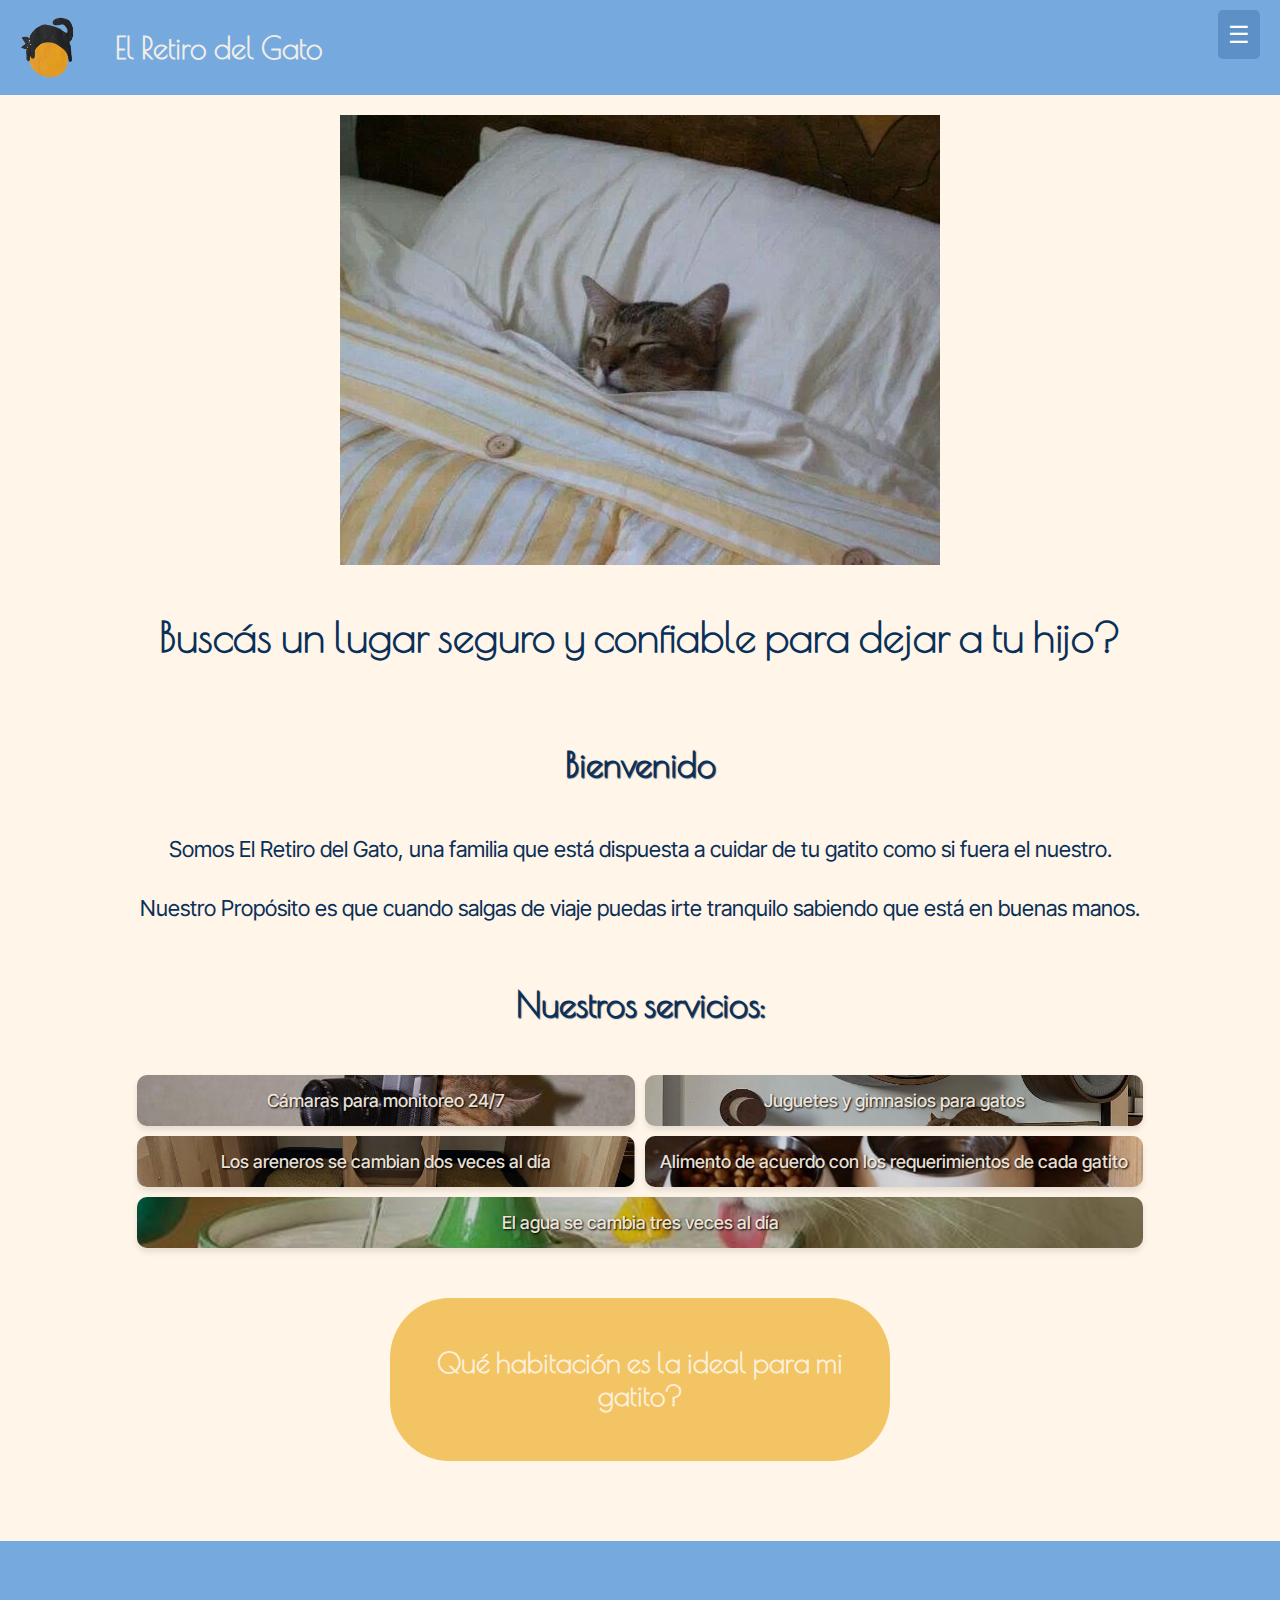
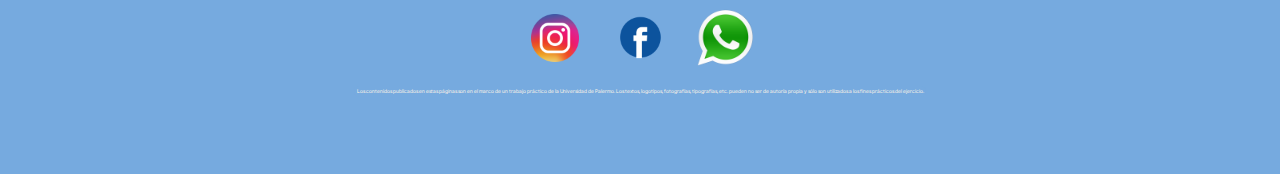
<file: index.html>
<!DOCTYPE html>
<html lang="es">
    <head>
        <meta charset="UTF-8">
        <title>El Retiro del Gato</title>
        <link href="css/estilos.css" rel="stylesheet">
        <meta name="viewport" content="width=device-width,initial-scale=1, shrink-to-fit=no"/>
      
    </head>
    <body>
        <header class="encabezado">
        <div class="logoytitulo">
            <img src="imagenes/logo.png" alt="Logo" class="logo">
            <h1 class="titulo">El Retiro del Gato</h1>
        </div>
            <input type="checkbox" id="menu-toggle">
            <label for="menu-toggle" class="menu-icon">☰</label>
        <nav class="menu">
                <ul class="menu1">

                    <li><a href="index.html">Inicio</a></li>
                    <li><a href="requisitos.html">Requisitos</a></li>
                    <li><a href="habitaciones.html">Habitaciones</a></li>
                    <li><a href="quienes_cuidaran_a_tu_gatito.html">¿Quiénes cuidarán a tu gatito?</a></li>
                    <li><a href="fotos_de_los_gatitos.html">Fotos de los gatitos</a></li>
                    <li><a href="reservaciones.html">Reservaciones</a></li>
                </ul>
            
         </nav>
        </header>
        <main>
            <div class="gatitodurmiendo"> 
                <img src="imagenes/fotoinicio.jpg" alt="Gatito durmiendo">
            </div>
            <h1>Buscás un lugar seguro y confiable para dejar a tu hijo?</h1>
            <section>
                
                <article>
                    <h2>Bienvenido</h2> 
                    <p>Somos El Retiro del Gato, una familia que está dispuesta a cuidar de tu gatito como si fuera el nuestro.</p>
                </article>
                <article>
                    <p>Nuestro Propósito es que cuando salgas de viaje puedas irte tranquilo sabiendo que está en buenas manos.</p> 
                </article>
            </section>
            <section>
                
                    <h2>Nuestros servicios:</h2> 
                <div class="servicios">
                    
                    <div class="servicio">
                        <p>Cámaras para monitoreo 24/7</p>
                    </div>
                    <div class="servicio">
                        <p>Juguetes y gimnasios para gatos</p>
                    </div>
                    <div class="servicio">    
                        <p>Los areneros se cambian dos veces al día</p>
                    </div>
                    <div class="servicio">
                        <p>Alimento de acuerdo con los requerimientos de cada        gatito</p>
                    </div>
                    <div class="servicio">
                     <p>El agua se cambia tres veces al día</p>
                    </div>
                    
                </article>
            </section>
            <section>
                <article class="cuestionario">
                    <h3 class="botoncuestionario"> Qué habitación es la ideal para mi gatito?</h3>
                </article>
            </section>
        </main>
        <footer>
        <div class="footerimg">
           
            <a href="http://www.instagram.com"></a> 
            <img src="imagenes/instagram-logo.webp" alt="logo de instagram">
            
            <a href="http://www.facebook.com"></a>
            <img src="imagenes/facebook-logo.webp" alt="logo de facebook">
            
            <a href="http://www.whatsapp.com"></a>
            <img src="imagenes/whatsapplogo.webp" alt="logo de whatsapp">
            <p>Los contenidos publicados en estas páginas son en el marco de un trabajo práctico de la Universidad de Palermo. Los textos, logotipos, fotografías, tipografías, etc. pueden no ser de autoría propia y sólo son utilizados a los fines prácticos del ejercicio.</p>
        </div>
        </footer>
    </body>
</html>
</file>
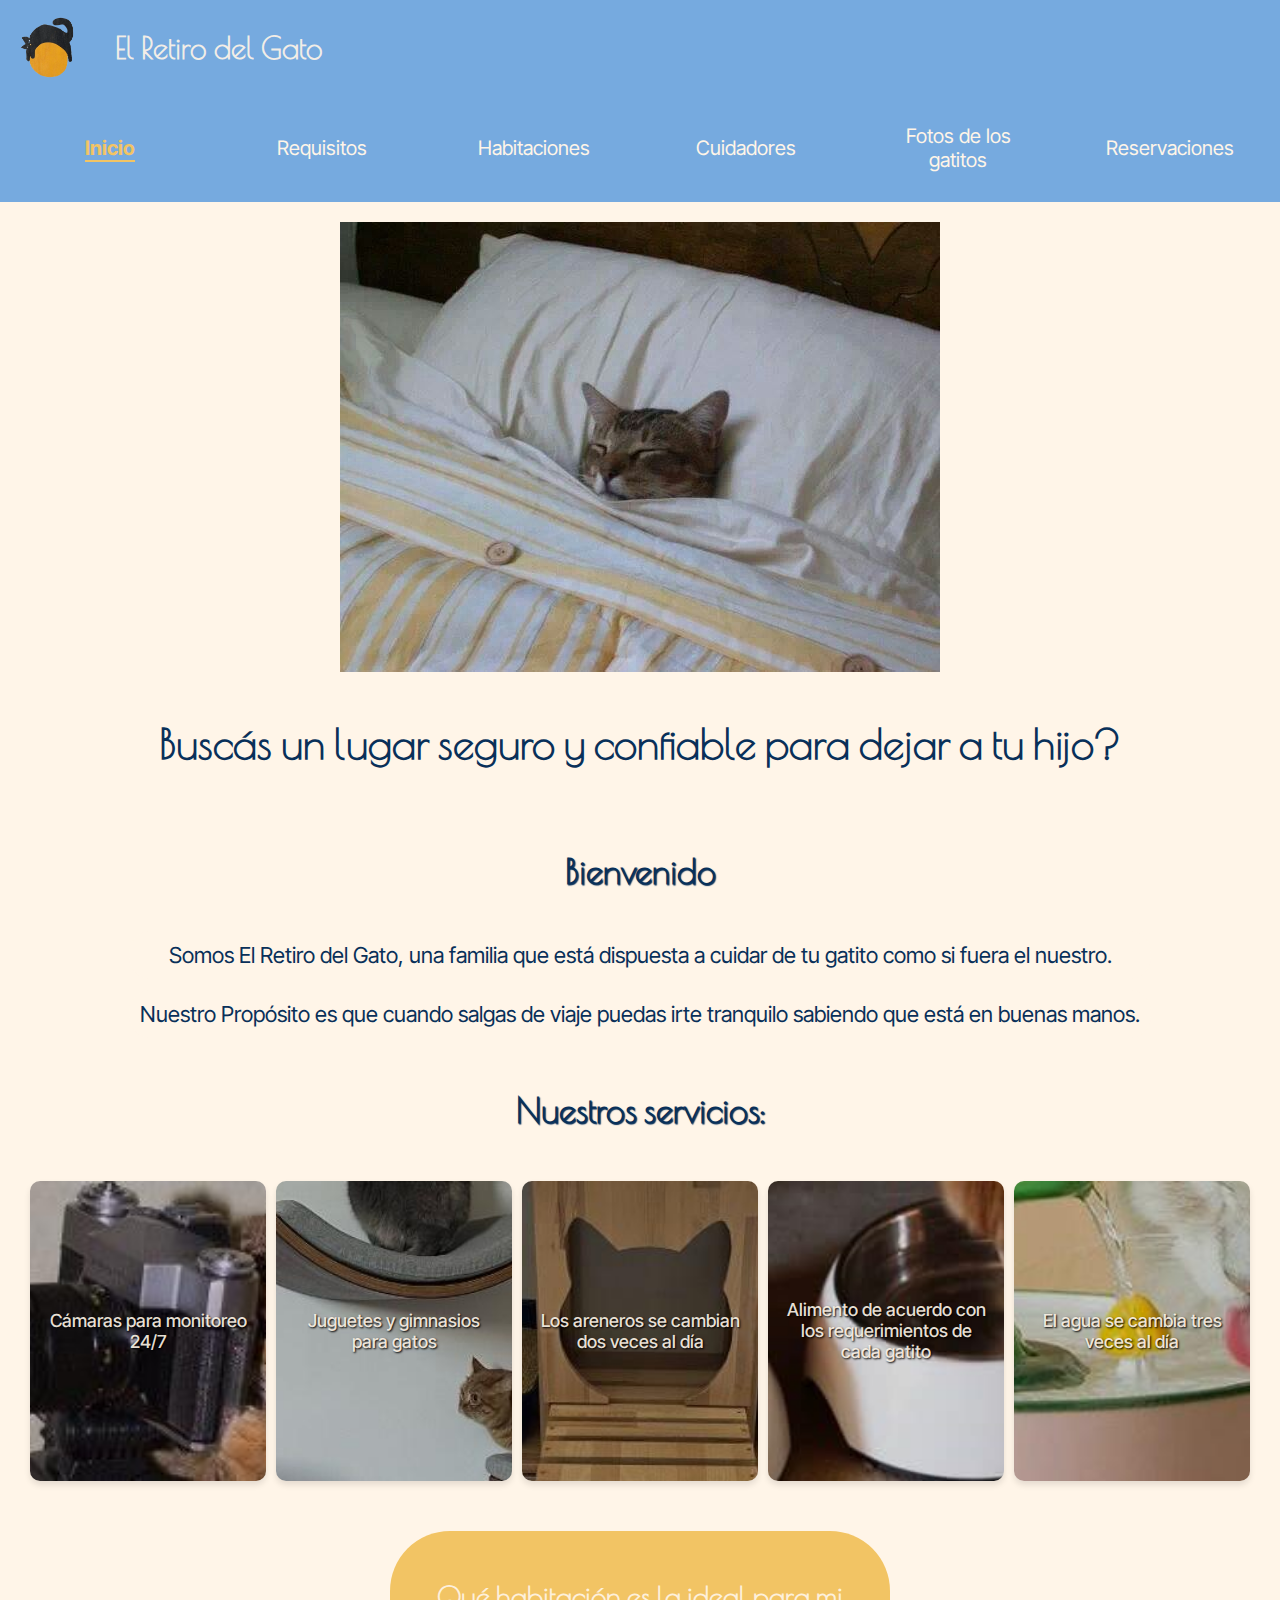
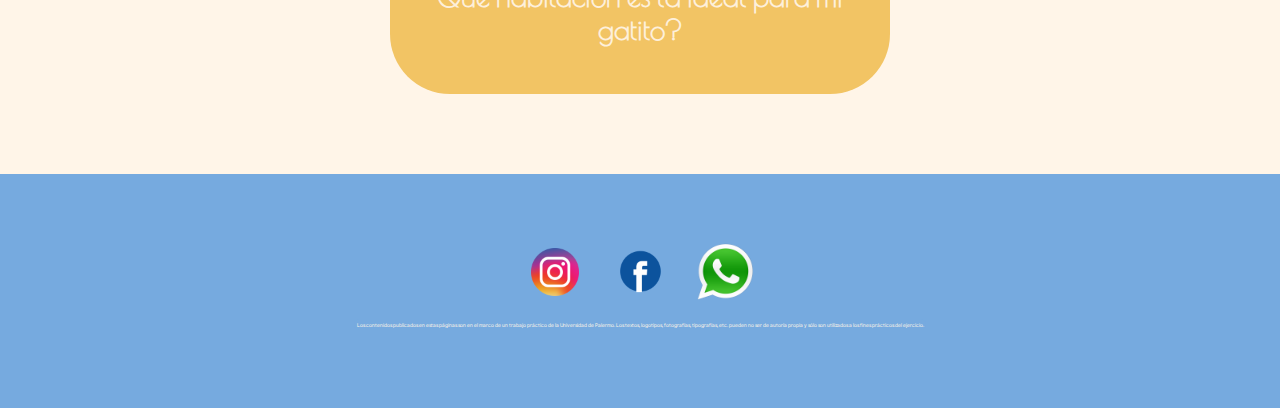
<file: el_retiro_del_gato/index.html>
<!DOCTYPE html>
<html lang="es">
    <head>
        <meta charset="UTF-8">
        <title>El Retiro del Gato</title>
        <link href="css/estilos.css" rel="stylesheet">
        <meta name="viewport" content="width=device-width,initial-scale=1, shrink-to-fit=no"/>
      
    </head>
    <body>
        <header class="encabezado">
        <div class="logoytitulo">
            <img src="imagenes/logo.png" alt="Logo" class="logo">
            <h1 class="titulo">El Retiro del Gato</h1>
        </div>
            <input type="checkbox" id="menu-toggle">
            <label for="menu-toggle" class="menu-icon">☰</label>
        <nav class="menu">
                <ul class="menu1">

                    <li><a href="index.html" class="active">Inicio</a></li>
                    <li><a href="requisitos.html">Requisitos</a></li>
                    <li><a href="habitaciones.html">Habitaciones</a></li>
                    <li><a href="cuidadores.html">Cuidadores</a></li>
                    <li><a href="fotos_de_los_gatitos.html">Fotos de los gatitos</a></li>
                    <li><a href="reservaciones.html">Reservaciones</a></li>
                </ul>
            
         </nav>
        </header>
        <main>
            <div class="gatitodurmiendo"> 
                <img src="imagenes/fotoinicio.jpg" alt="Gatito durmiendo">
            </div>
            <h1>Buscás un lugar seguro y confiable para dejar a tu hijo?</h1>
            <section>
                
                <article>
                    <h2>Bienvenido</h2> 
                    <p>Somos El Retiro del Gato, una familia que está dispuesta a cuidar de tu gatito como si fuera el nuestro.</p>
                </article>
                <article>
                    <p>Nuestro Propósito es que cuando salgas de viaje puedas irte tranquilo sabiendo que está en buenas manos.</p> 
                </article>
            </section>
            <section>
                
                    <h2>Nuestros servicios:</h2> 
                <div class="servicios">
                    
                    <div class="servicio">
                        <p>Cámaras para monitoreo 24/7</p>
                    </div>
                    <div class="servicio">
                        <p>Juguetes y gimnasios para gatos</p>
                    </div>
                    <div class="servicio">    
                        <p>Los areneros se cambian dos veces al día</p>
                    </div>
                    <div class="servicio">
                        <p>Alimento de acuerdo con los requerimientos de cada        gatito</p>
                    </div>
                    <div class="servicio">
                     <p>El agua se cambia tres veces al día</p>
                    </div>
                    
                </article>
            </section>
            <section>
                <article class="cuestionario">
                    <h3 class="botoncuestionario"> Qué habitación es la ideal para mi gatito?</h3>
                </article>
            </section>
        </main>
        <footer>
        <div class="footerimg">
           
            <a href="http://www.instagram.com"></a> 
            <img src="imagenes/instagram-logo.webp" alt="logo de instagram">
            
            <a href="http://www.facebook.com"></a>
            <img src="imagenes/facebook-logo.webp" alt="logo de facebook">
            
            <a href="http://www.whatsapp.com"></a>
            <img src="imagenes/whatsapplogo.webp" alt="logo de whatsapp">
            <p>Los contenidos publicados en estas páginas son en el marco de un trabajo práctico de la Universidad de Palermo. Los textos, logotipos, fotografías, tipografías, etc. pueden no ser de autoría propia y sólo son utilizados a los fines prácticos del ejercicio.</p>
        </div>
        </footer>
    </body>
</html>
</file>
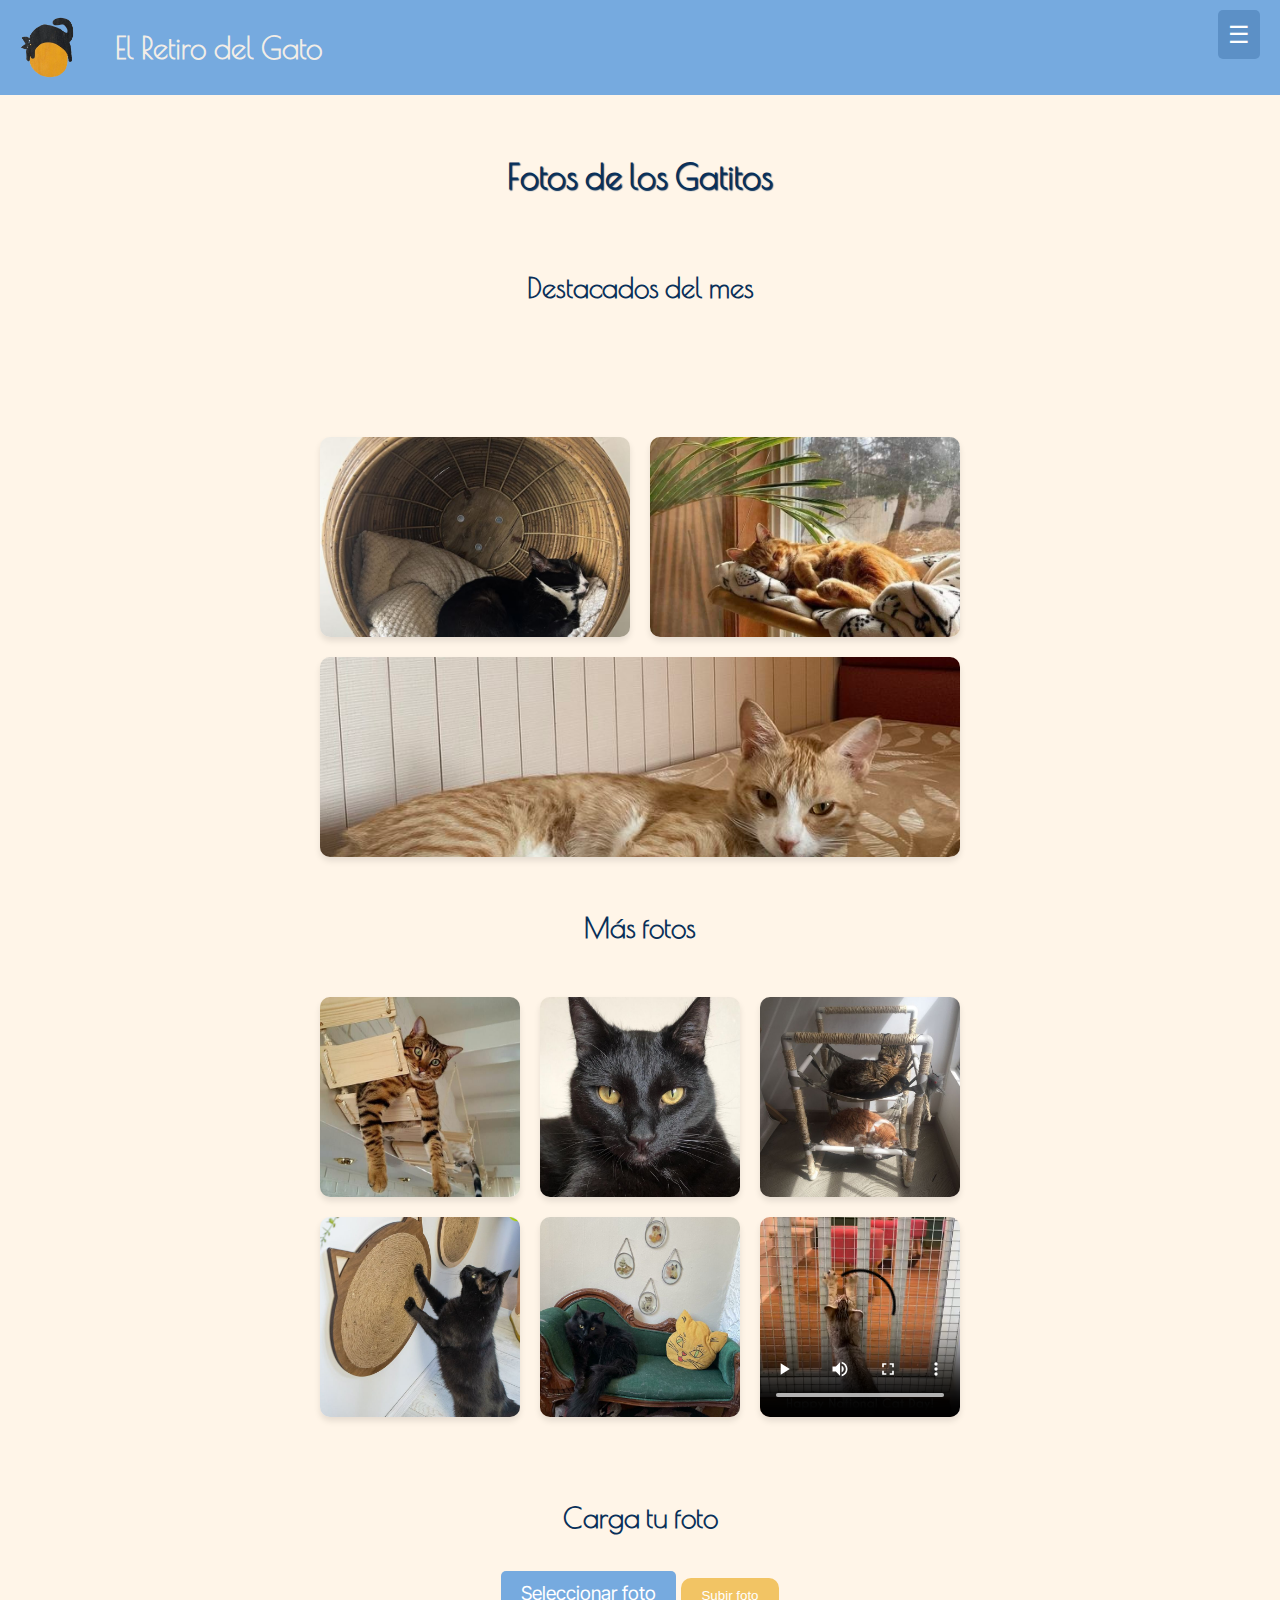
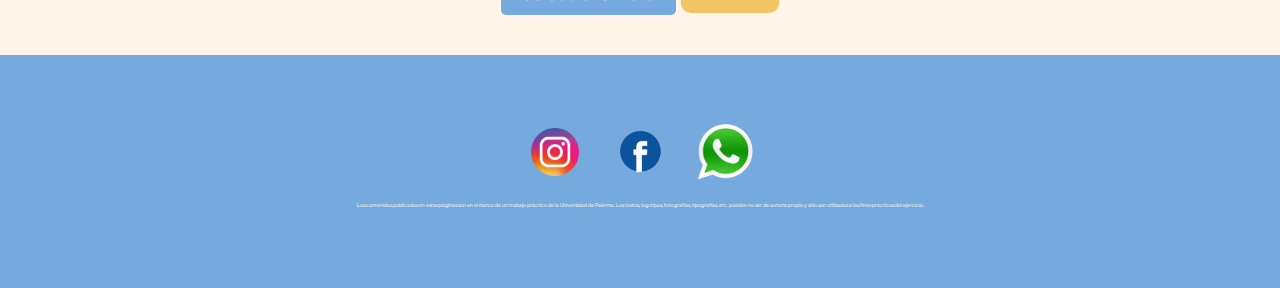
<file: fotos_de_los_gatitos.html>
<!DOCTYPE html>
<html lang="es">
    <head>
        <meta charset="UTF-8">
        <title>El Retiro del Gato</title>
        <link href="css/estilos.css" rel="stylesheet">
        <meta name="viewport" content="width=device-width,initial-scale=1, shrink-to-fit=no"/>
    </head>
    <body>
        <header class="encabezado">
        <div class="logoytitulo">
            <img src="imagenes/logo.png" alt="Logo" class="logo">
            <h1 class="titulo">El Retiro del Gato</h1>
        </div>
            
            <input type="checkbox" id="menu-toggle">
            <label for="menu-toggle" class="menu-icon">
                ☰
            </label>
            <nav class="menu">
         
                <ul class="menu1">
                    <li><a href="index.html">Inicio</a></li>
                    <li><a href="requisitos.html">Requisitos</a></li>
                    <li><a href="habitaciones.html">Habitaciones</a></li>
                    <li><a href="quienes_cuidaran_a_tu_gatito.html">¿Quiénes cuidarán a tu gatito?</a></li>
                    <li><a href="fotos_de_los_gatitos.html">Fotos de los gatitos</a></li>
                    <li><a href="reservaciones.html">Reservaciones</a></li>
                </ul>
            
         </nav>
        </header>
        <main>
            <h2>Fotos de los Gatitos</h2>

            <h3>Destacados del mes</h3>

        <section id="destacados" class="secciondestacados">
                
        <div class="framefotos1">
          
                <img src="imagenes/gatitos.jpg" alt="Palta" class="fotosimg"> 
                <img src="imagenes/gatitos.leon.jpg" alt="Leon" class="fotosimg">
                <img src="imagenes/gatitos.manchi.jpg" alt="Manchi" class="fotosimg">
           
        </div>

            <h3>Más fotos</h3>
            <div class="framefotos2">

                <img src="imagenes/gatitos.tiger.jpg" alt="Palta" class="fotosimg">
                <img src="imagenes/gatitos.lucifer.jpg" alt="Lucifer" class="fotosimg">
                <img src="imagenes/gatitos.masfotos.jpg" alt="Sol y Luna" class="fotosimg">
                <img src="imagenes/gatitos.masfotos2.jpg" alt="Lucifer2" class="fotosimg">
                <img src="imagenes/gatitos.masfotos3.jpg" alt="Hades" class="fotosimg">
                <video controls width="600">
                    <source src="imagenes/gatitos.video1.mp4" type="video/mp4">
                    Tu navegador no soporta la reproducción de videos.
                </video>  
            </div>
        </section>
          
            <h3>Carga tu foto</h3>
            <form action="subir_foto.php" method="post" enctype="multipart/form-data">
                <label for="archivo" class="boton-cargar">Seleccionar foto</label>
                <input type="file" id="archivo" name="archivo" accept="image/*" style="display: none;">
                <button type="submit" class="boton-enviar">Subir foto</button>
            </form>

        </main>
        <footer>
         <div class="footerimg">
            <a href="http://www.instagram.com"></a> 
            <img src="imagenes/instagram-logo.webp" alt="logo de instagram">
            
            <a href="http://www.facebook.com"></a>
            <img src="imagenes/facebook-logo.webp" alt="logo de facebook">
            
            <a href="http://www.whatsapp.com"></a>
            <img src="imagenes/whatsapplogo.webp" alt="logo de whatsapp">
            <p>Los contenidos publicados en estas páginas son en el marco de un trabajo práctico de la Universidad de Palermo. Los textos, logotipos, fotografías, tipografías, etc. pueden no ser de autoría propia y sólo son utilizados a los fines prácticos del ejercicio.</p>
        </div>
        </footer>
    </body>
    </html>
</file>
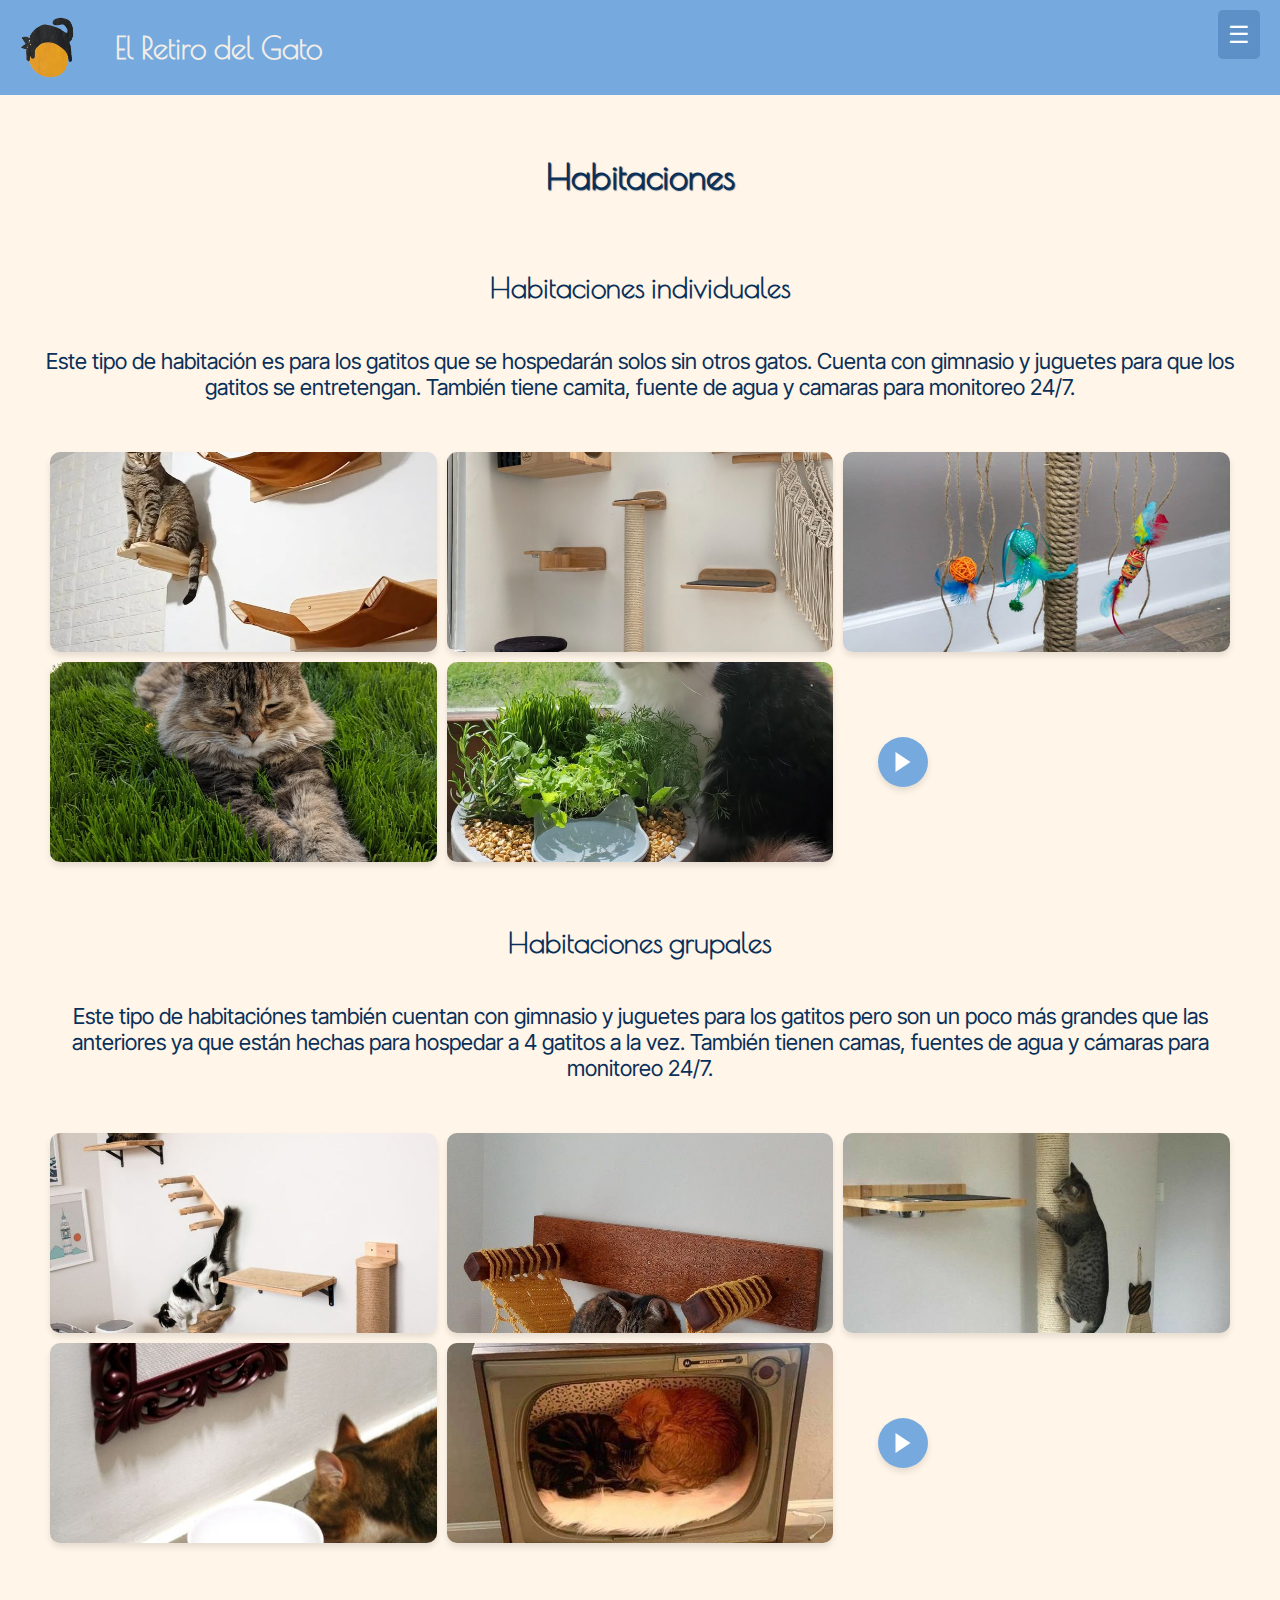
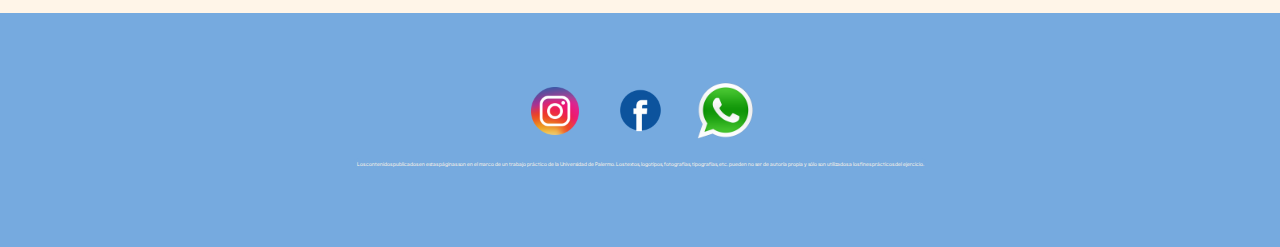
<file: habitaciones.html>
<!DOCTYPE html>
<html lang="es">
    <head>
        <meta charset="UTF-8">
        <link href="css/estilos.css" rel="stylesheet">
        <meta name="viewport" content="width=device-width,initial-scale=1, shrink-to-fit=no"/>

    </head>
    <body>
        <header class="encabezado">
        <div class="logoytitulo">
            <img src="imagenes/logo.png" alt="Logo" class="logo">
            <h1 class="titulo">El Retiro del Gato</h1>
         
        </div>
            <input type="checkbox" id="menu-toggle">
            <label for="menu-toggle" class="menu-icon">
                ☰
            </label>
            <nav class="menu">
                <ul class="menu1">
                    <li><a href="index.html">Inicio</a></li>
                    <li><a href="requisitos.html">Requisitos</a></li>
                    <li><a href="habitaciones.html">Habitaciones</a></li>
                    <li><a href="quienes_cuidaran_a_tu_gatito.html">¿Quiénes cuidarán a tu gatito?</a></li>
                    <li><a href="fotos_de_los_gatitos.html">Fotos de los gatitos</a></li>
                    <li><a href="reservaciones.html">Reservaciones</a></li>
                </ul>
         </nav>
        </header>
        <main>
            <h2>Habitaciones</h2>
            <section>
                <h3>Habitaciones individuales</h3>
                <p>Este tipo de habitación es para los gatitos que se hospedarán solos sin otros gatos. Cuenta con gimnasio y juguetes para que los gatitos se entretengan. También tiene camita, fuente de agua y camaras para monitoreo 24/7.</p>
                <div class="imghabitacion"> 
                    <img src="imagenes/habitacion.jpg" alt="Habitaciones">
                    <img src="imagenes/habitacion1.jpg" alt="Habitaciones">
                    <img src="imagenes/habitacion1.2.jpg" alt="Habitaciones">
                    <img src="imagenes/habitacion1.3.jpg" alt="Habitaciones">
                    <img src="imagenes/habitacion1.4.jpg" alt="Habitaciones">
                    <button class="ver-mas"></button>
                </div>
            </section>
            <section>
                <h3>Habitaciones grupales</h3>
                <p>Este tipo de habitaciónes también cuentan con gimnasio y juguetes para los gatitos pero son un poco más grandes que las anteriores ya que están hechas para hospedar a 4 gatitos a la vez. También tienen camas, fuentes de agua y cámaras para monitoreo 24/7.</p>
                <div class="imghabitacion"> 
                    <img id="ha1" src="imagenes/habitacion2.jpg" alt="Habitaciones">
                    <img id="ha2" src="imagenes/habitacion2.2.jpg" alt="Habitaciones">
                    <img id="ha3" src="imagenes/habitacion2.3.jpg" alt="Habitaciones">
                    <img id="ha4" src="imagenes/habitacion2.4.jpg" alt="Habitaciones">
                    <img id="ha5" src="imagenes/habitacion2.5.jpg" alt="Habitaciones">
                    <button class="ver-mas"></button>
                </div>
            </section>
        </main>
        <footer>
            <div class="footerimg">
            <a href="http://www.instagram.com"></a> 
            <img src="imagenes/instagram-logo.webp" alt="logo de instagram">
            
            <a href="http://www.facebook.com"></a>
            <img src="imagenes/facebook-logo.webp" alt="logo de facebook">
            
            <a href="http://www.whatsapp.com"></a>
            <img src="imagenes/whatsapplogo.webp" alt="logo de whatsapp">
            <p>Los contenidos publicados en estas páginas son en el marco de un trabajo práctico de la Universidad de Palermo. Los textos, logotipos, fotografías, tipografías, etc. pueden no ser de autoría propia y sólo son utilizados a los fines prácticos del ejercicio.</p>
            </div>
        </footer>
    </body>
    </html>
</file>
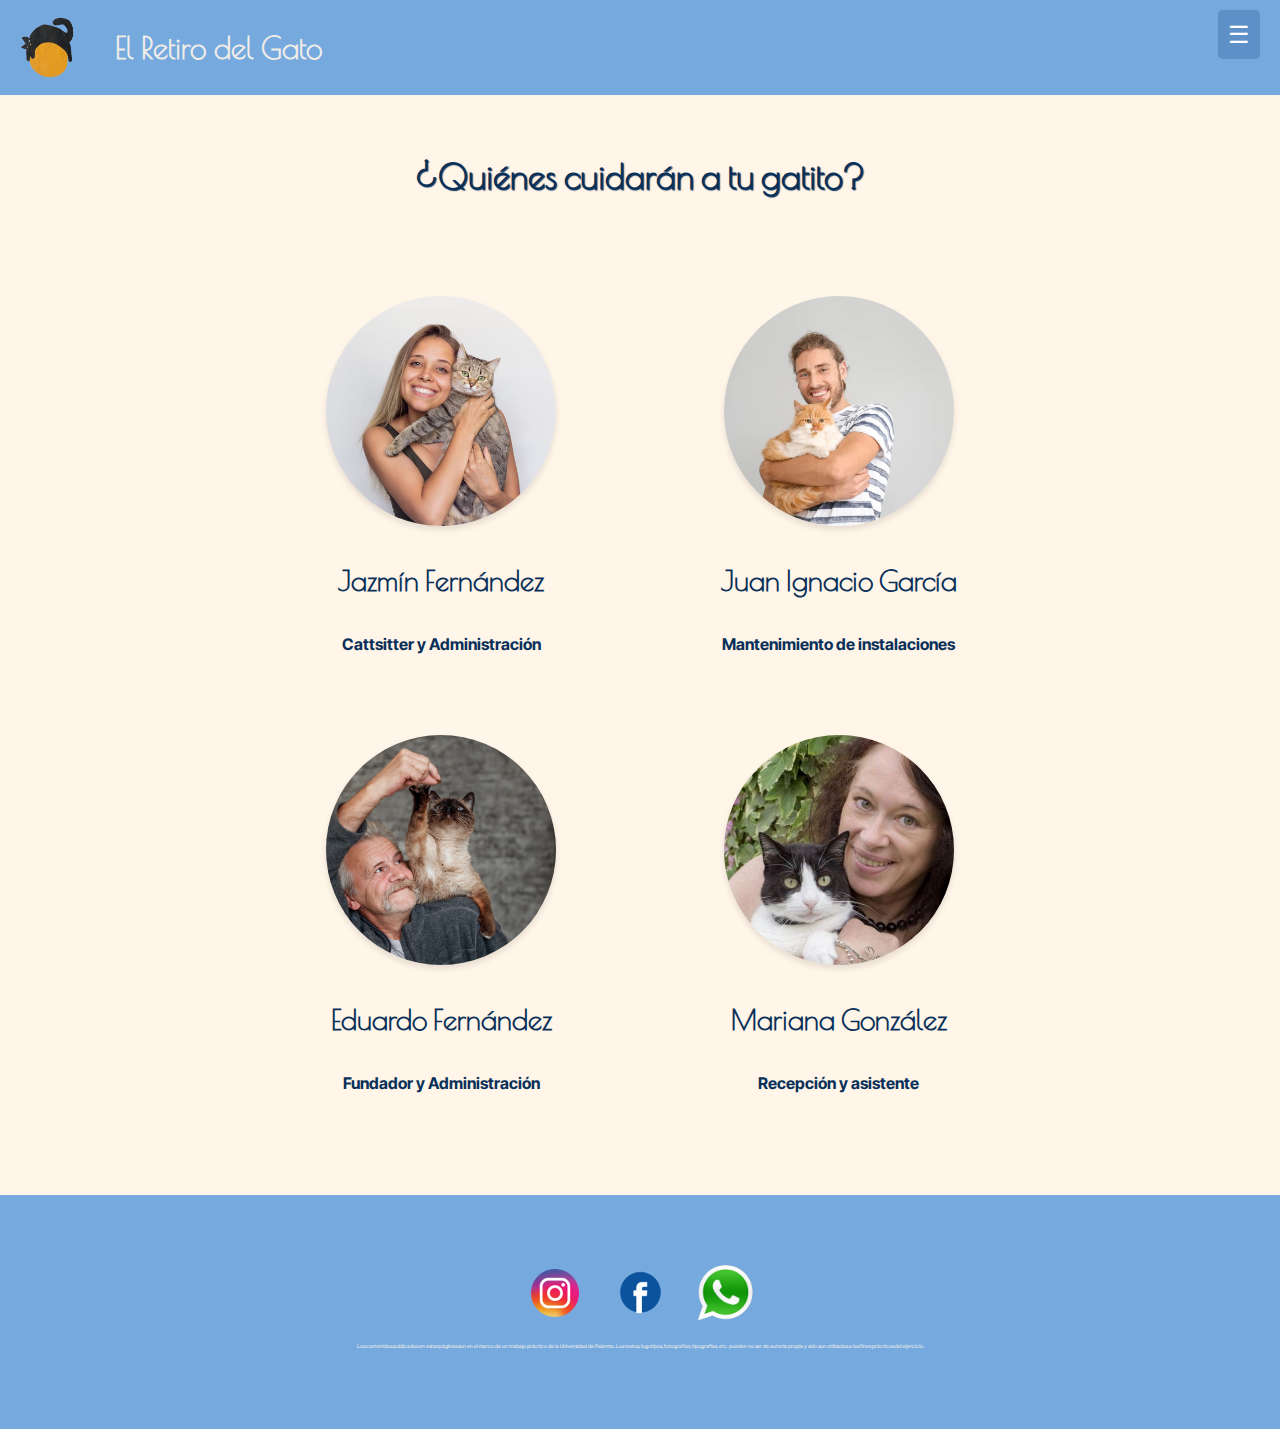
<file: quienes_cuidaran_a_tu_gatito.html>
<!DOCTYPE html>
<html lang="es">
    <head>
        <meta charset="UTF-8">
        <title>El Retiro del Gato</title>
        <link href="css/estilos.css" rel="stylesheet">
        <meta name="viewport" content="width=device-width,initial-scale=1, shrink-to-fit=no"/>
    </head>
    <body>
        <header class="encabezado">
        <div class="logoytitulo">
            <img src="imagenes/logo.png" alt="Logo" class="logo">
            <h1 class="titulo">El Retiro del Gato</h1>
        </div>
             
            <input type="checkbox" id="menu-toggle">
            <label for="menu-toggle" class="menu-icon">
                ☰
            </label>
            <nav class="menu">
          
                <ul class="menu1">
                    <li><a href="index.html">Inicio</a></li>
                    <li><a href="requisitos.html">Requisitos</a></li>
                    <li><a href="habitaciones.html">Habitaciones</a></li>
                    <li><a href="quienes_cuidaran_a_tu_gatito.html">¿Quiénes cuidarán a tu gatito?</a></li>
                    <li><a href="fotos_de_los_gatitos.html">Fotos de los gatitos</a></li>
                    <li><a href="reservaciones.html">Reservaciones</a></li>
                </ul>
           
         </nav>
        </header>
        <main>
            <h2>¿Quiénes cuidarán a tu gatito?</h2>
            <ul class="equipo">
                <li>
                    <div id="Jazmín">
                        <img src="imagenes/jazminfernandez.avif" alt="Jazmín">
                    </div>
                    <h3>Jazmín Fernández</h3>
                    <h4>Cattsitter y Administración</h4>
                </li>
                <li>
                    <div id="Juan">
                        <img src="imagenes/juanignaciogarcia.webp" alt="Juan">
                    </div>
                    <h3>Juan Ignacio García</h3>
                    <h4>Mantenimiento de instalaciones</h4>
                </li>
                <li>
                    <div id="Eduardo">
                        <img src="imagenes/eduardofernandez.jpg" alt="Eduardo">
                    </div>
                    <h3>Eduardo Fernández</h3>
                    <h4>Fundador y Administración</h4>
                </li>
                <li>
                    <div id="Mariana">
                        <img src="imagenes/marianagonzalez.jpg" alt="Mariana">
                    </div>
                    <h3>Mariana González</h3>
                    <h4>Recepción y asistente</h4>
                </li>
            </ul>
        </main>
        <footer>
            <div class="footerimg">
                <a href="http://www.instagram.com"></a> 
                <img src="imagenes/instagram-logo.webp" alt="logo de instagram">
                
                <a href="http://www.facebook.com"></a>
                <img src="imagenes/facebook-logo.webp" alt="logo de facebook">
                
                <a href="http://www.whatsapp.com"></a>
                <img src="imagenes/whatsapplogo.webp" alt="logo de whatsapp">
                <p>Los contenidos publicados en estas páginas son en el marco de un trabajo práctico de la Universidad de Palermo. Los textos, logotipos, fotografías, tipografías, etc. pueden no ser de autoría propia y sólo son utilizados a los fines prácticos del ejercicio.</p>
            </div>
        </footer>
    </body>
    </html>
</file>
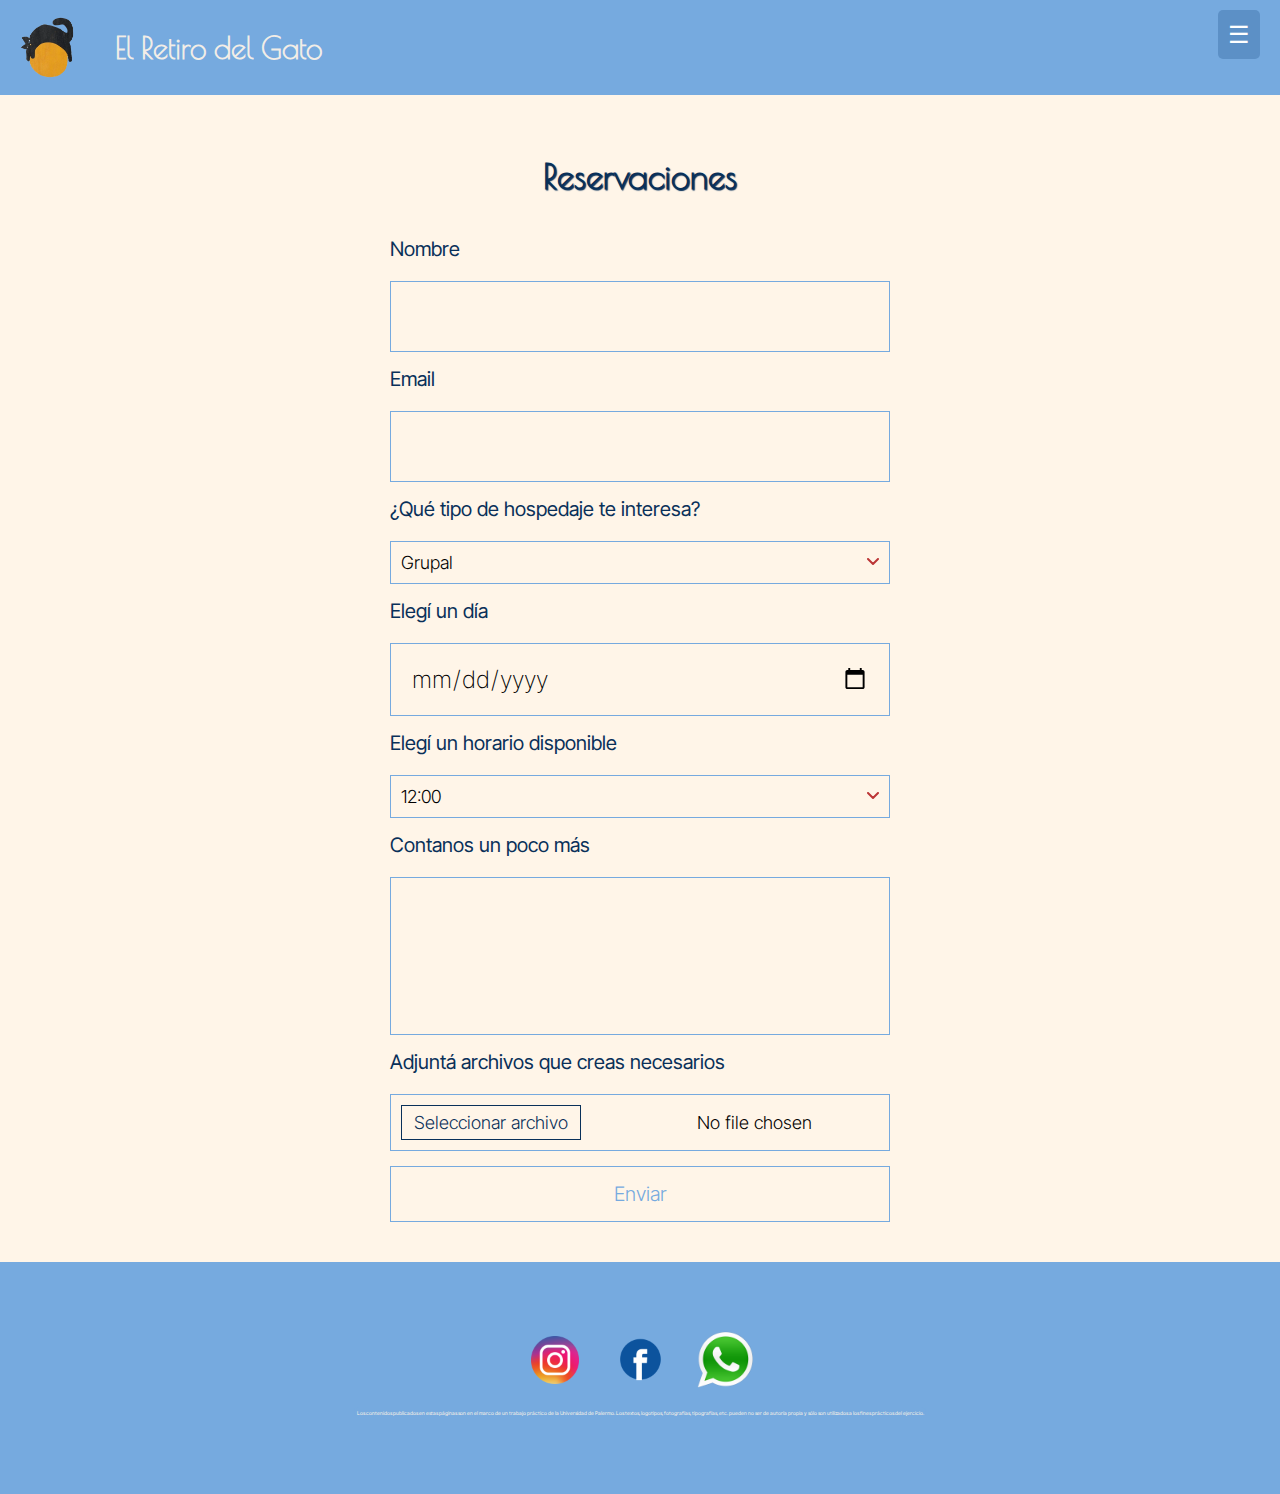
<file: reservaciones.html>
<!DOCTYPE html>
<html lang="es">
    <head>
        <meta charset="UTF-8">
        <title>El Retiro del Gato</title>
        <link href="css/estilos.css" rel="stylesheet">
        <meta name="viewport" content="width=device-width,initial-scale=1, shrink-to-fit=no"/>
    </head>
    <body>
        <header class="encabezado">
        <div class="logoytitulo">
            <img src="imagenes/logo.png" alt="Logo" class="logo">
            <h1 class="titulo">El Retiro del Gato</h1>
        </div>
            
            <input type="checkbox" id="menu-toggle">
            <label for="menu-toggle" class="menu-icon">
                ☰
            </label>
            <nav class="menu">

                <ul class="menu1">
                    <li><a href="index.html">Inicio</a></li>
                    <li><a href="requisitos.html">Requisitos</a></li>
                    <li><a href="habitaciones.html">Habitaciones</a></li>
                    <li><a href="quienes_cuidaran_a_tu_gatito.html">¿Quiénes cuidarán a tu gatito?</a></li>
                    <li><a href="fotos_de_los_gatitos.html">Fotos de los gatitos</a></li>
                    <li><a href="reservaciones.html">Reservaciones</a></li>
                </ul>
            
         </nav>
        </header>
        <main>
            <h2>Reservaciones</h2>
            <form class="formulario">
                <label for="nombre">Nombre</label>
                <input type="text" id="nombre" name="nombre">
                <label for="email">Email</label>
                <input type="email" id="email" name="email">
                <label for="tipo">¿Qué tipo de hospedaje te interesa?</label>
                <select id="tipo" name="tipo">
                  <option value="residencial">Grupal</option>
                  <option value="comercial">Individual</option>
                </select>
              
                <label for="fecha">Elegí un día</label>
                <input type="date" id="fecha" name="fecha">
              
                <label for="hora">Elegí un horario disponible</label>
                <select id="hora" name="hora">
                  <option value="12">12:00</option>
                  <option value="13">13:00</option>
                  <option value="14">14:00</option>
                  <option value="15">15:00</option>
                </select>
                <label for="mensaje">Contanos un poco más</label>
                    <textarea id="mensaje" name="mensaje" rows="4"></textarea>
                  
                    <label for="archivo">Adjuntá archivos que creas necesarios</label>
                    <input type="file" id="archivo" name="archivo">
                    
                  
                    <button type="submit">Enviar</button>
                  </form>
                </main>
    </body>
    <footer>
        <div class="footerimg">
           
            <a href="http://www.instagram.com"></a> 
            <img src="imagenes/instagram-logo.webp" alt="logo de instagram">
            
            <a href="http://www.facebook.com"></a>
            <img src="imagenes/facebook-logo.webp" alt="logo de facebook">
            
            <a href="http://www.whatsapp.com"></a>
            <img src="imagenes/whatsapplogo.webp" alt="logo de whatsapp">
            <p>Los contenidos publicados en estas páginas son en el marco de un trabajo práctico de la Universidad de Palermo. Los textos, logotipos, fotografías, tipografías, etc. pueden no ser de autoría propia y sólo son utilizados a los fines prácticos del ejercicio.</p>
        </div>
        </footer>
    </html>
</file>
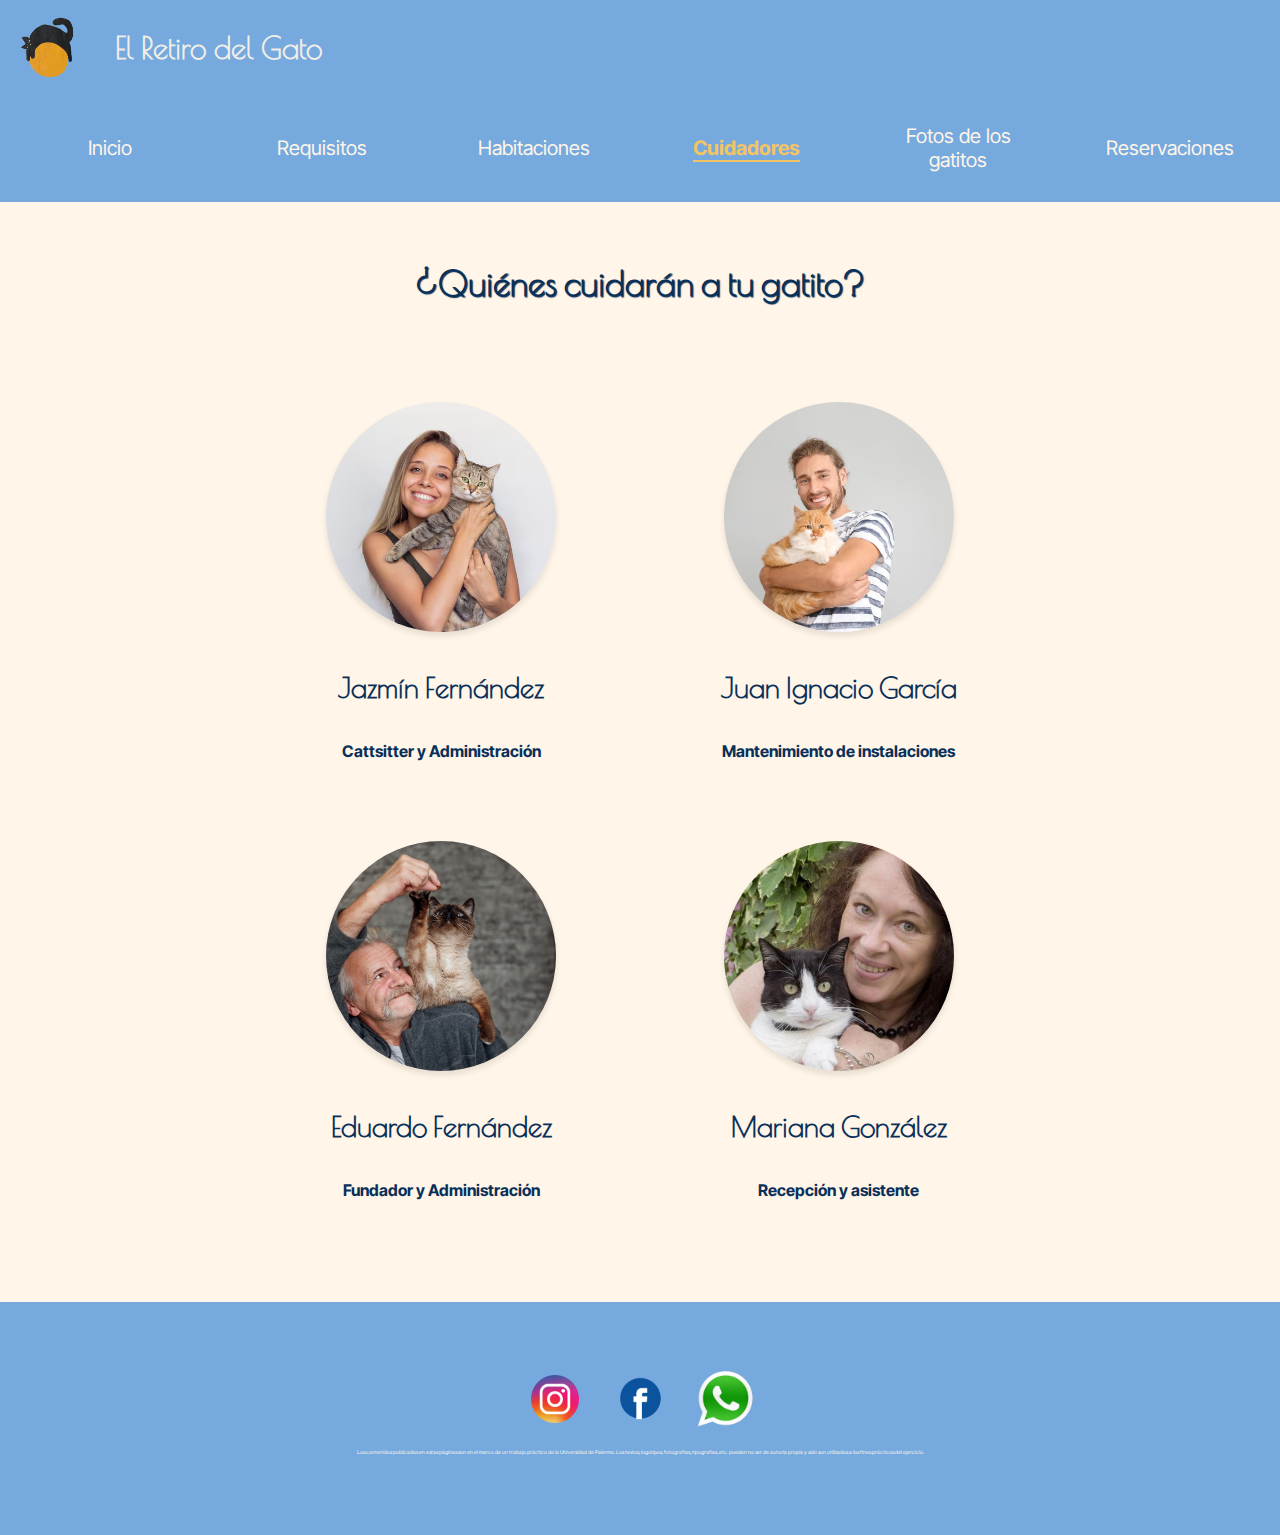
<file: el_retiro_del_gato/cuidadores.html>
<!DOCTYPE html>
<html lang="es">
    <head>
        <meta charset="UTF-8">
        <title>El Retiro del Gato</title>
        <link href="css/estilos.css" rel="stylesheet">
        <meta name="viewport" content="width=device-width,initial-scale=1, shrink-to-fit=no"/>
    </head>
    <body>
        <header class="encabezado">
        <div class="logoytitulo">
            <img src="imagenes/logo.png" alt="Logo" class="logo">
            <h1 class="titulo">El Retiro del Gato</h1>
        </div>
             
            <input type="checkbox" id="menu-toggle">
            <label for="menu-toggle" class="menu-icon">
                ☰
            </label>
            <nav class="menu">
          
                <ul class="menu1">
                    <li><a href="index.html">Inicio</a></li>
                    <li><a href="requisitos.html">Requisitos</a></li>
                    <li><a href="habitaciones.html">Habitaciones</a></li>
                    <li><a href="cuidadores.html"class="active">Cuidadores</a></li>
                    <li><a href="fotos_de_los_gatitos.html">Fotos de los gatitos</a></li>
                    <li><a href="reservaciones.html">Reservaciones</a></li>
                </ul>
           
         </nav>
        </header>
        <main>
            <h2>¿Quiénes cuidarán a tu gatito?</h2>
            <ul class="equipo">
                <li>
                    <div id="Jazmín">
                        <img src="imagenes/jazminfernandez.avif" alt="Jazmín">
                    </div>
                    <h3>Jazmín Fernández</h3>
                    <h4>Cattsitter y Administración</h4>
                </li>
                <li>
                    <div id="Juan">
                        <img src="imagenes/juanignaciogarcia.webp" alt="Juan">
                    </div>
                    <h3>Juan Ignacio García</h3>
                    <h4>Mantenimiento de instalaciones</h4>
                </li>
                <li>
                    <div id="Eduardo">
                        <img src="imagenes/eduardofernandez.jpg" alt="Eduardo">
                    </div>
                    <h3>Eduardo Fernández</h3>
                    <h4>Fundador y Administración</h4>
                </li>
                <li>
                    <div id="Mariana">
                        <img src="imagenes/marianagonzalez.jpg" alt="Mariana">
                    </div>
                    <h3>Mariana González</h3>
                    <h4>Recepción y asistente</h4>
                </li>
            </ul>
        </main>
        <footer>
            <div class="footerimg">
                <a href="http://www.instagram.com"></a> 
                <img src="imagenes/instagram-logo.webp" alt="logo de instagram">
                
                <a href="http://www.facebook.com"></a>
                <img src="imagenes/facebook-logo.webp" alt="logo de facebook">
                
                <a href="http://www.whatsapp.com"></a>
                <img src="imagenes/whatsapplogo.webp" alt="logo de whatsapp">
                <p>Los contenidos publicados en estas páginas son en el marco de un trabajo práctico de la Universidad de Palermo. Los textos, logotipos, fotografías, tipografías, etc. pueden no ser de autoría propia y sólo son utilizados a los fines prácticos del ejercicio.</p>
            </div>
        </footer>
    </body>
    </html>
</file>
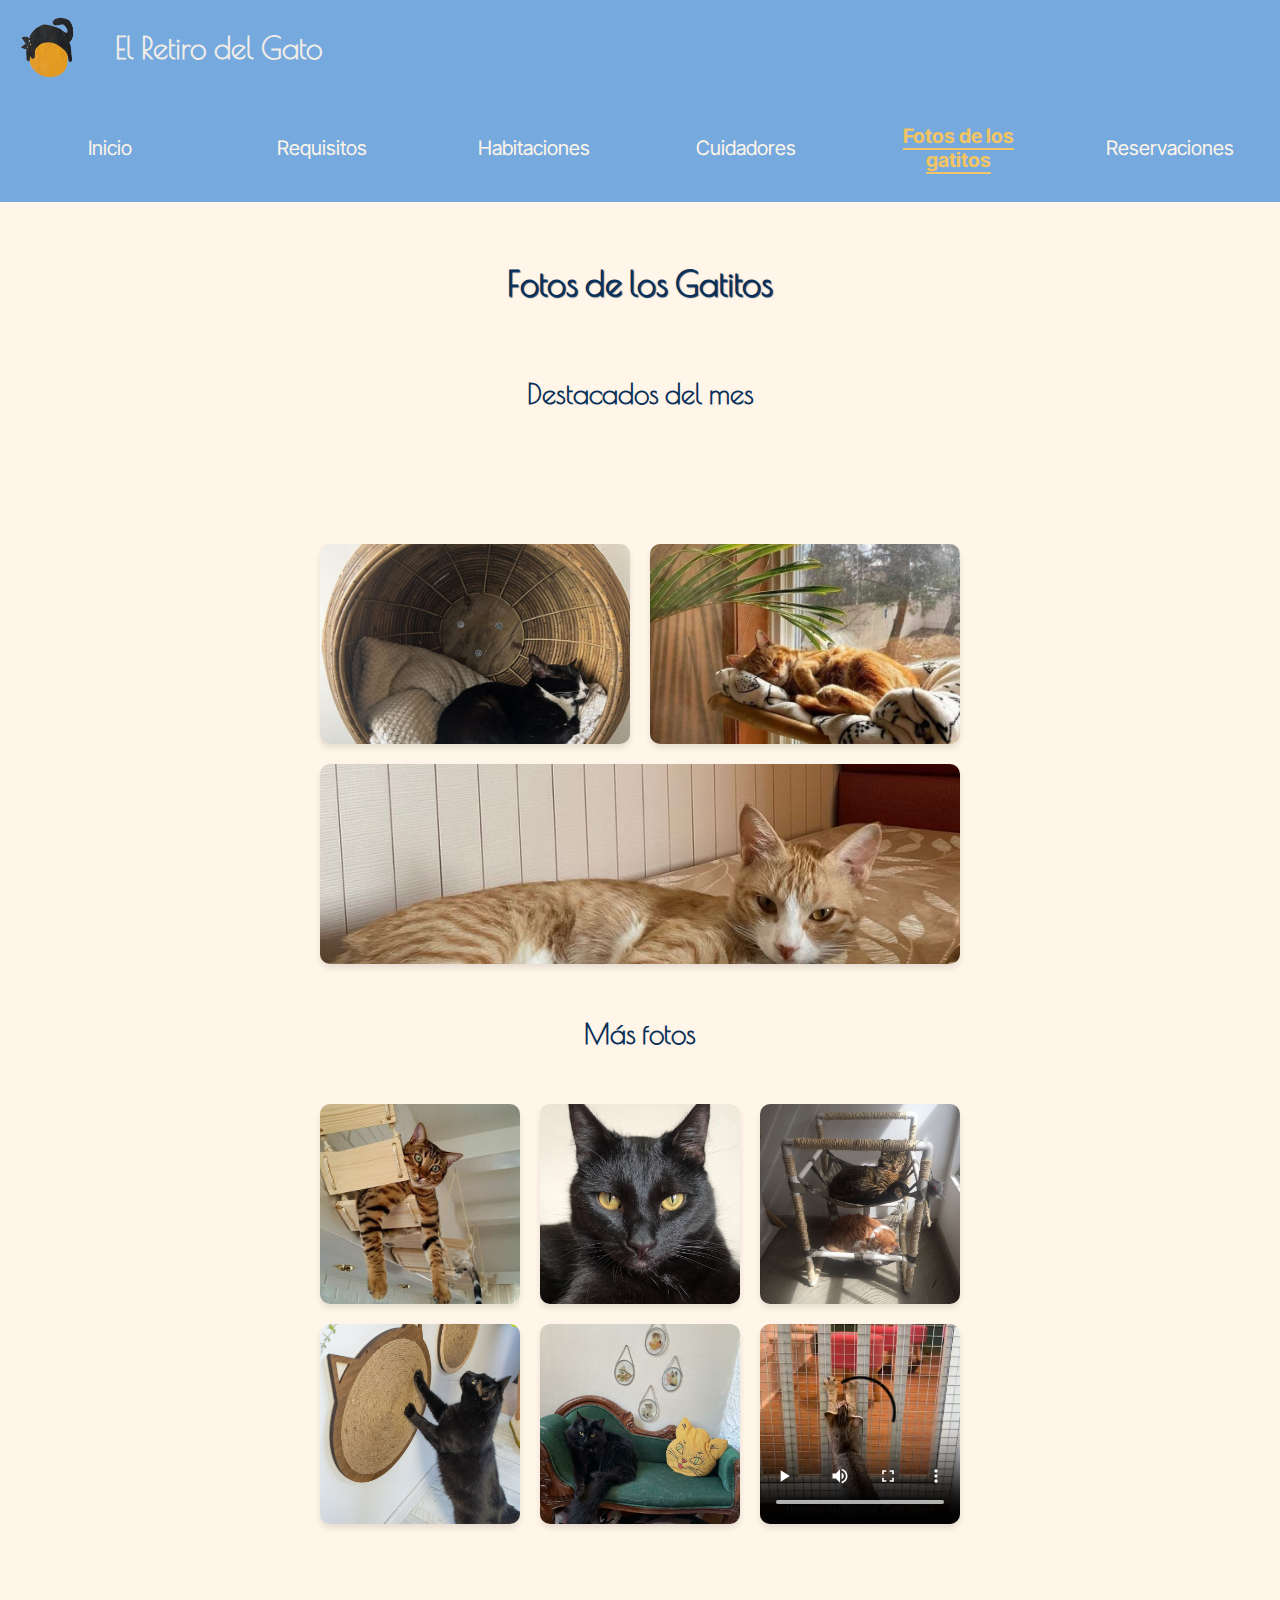
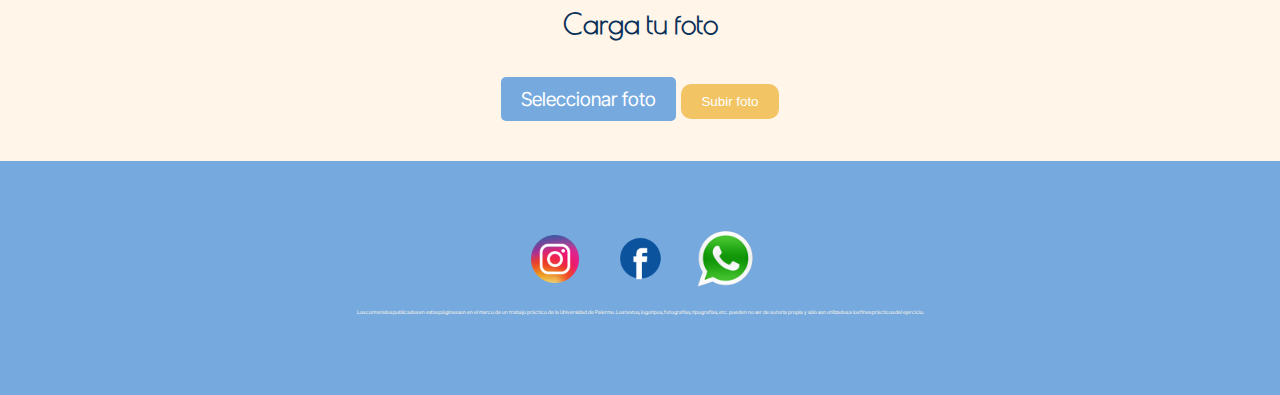
<file: el_retiro_del_gato/fotos_de_los_gatitos.html>
<!DOCTYPE html>
<html lang="es">
    <head>
        <meta charset="UTF-8">
        <title>El Retiro del Gato</title>
        <link href="css/estilos.css" rel="stylesheet">
        <meta name="viewport" content="width=device-width,initial-scale=1, shrink-to-fit=no"/>
    </head>
    <body>
        <header class="encabezado">
        <div class="logoytitulo">
            <img src="imagenes/logo.png" alt="Logo" class="logo">
            <h1 class="titulo">El Retiro del Gato</h1>
        </div>
            
            <input type="checkbox" id="menu-toggle">
            <label for="menu-toggle" class="menu-icon">
                ☰
            </label>
            <nav class="menu">
         
                <ul class="menu1">
                    <li><a href="index.html">Inicio</a></li>
                    <li><a href="requisitos.html">Requisitos</a></li>
                    <li><a href="habitaciones.html">Habitaciones</a></li>
                    <li><a href="cuidadores.html">Cuidadores</a></li>
                    <li><a href="fotos_de_los_gatitos.html"class="active">Fotos de los gatitos</a></li>
                    <li><a href="reservaciones.html">Reservaciones</a></li>
                </ul>
            
         </nav>
        </header>
        <main>
            <h2>Fotos de los Gatitos</h2>

            <h3>Destacados del mes</h3>

        <section id="destacados" class="secciondestacados">
                
        <div class="framefotos1">
          
                <img src="imagenes/gatitos.jpg" alt="Palta" class="fotosimg"> 
                <img src="imagenes/gatitos.leon.jpg" alt="Leon" class="fotosimg">
                <img src="imagenes/gatitos.manchi.jpg" alt="Manchi" class="fotosimg">
           
        </div>

            <h3>Más fotos</h3>
            <div class="framefotos2">

                <img src="imagenes/gatitos.tiger.jpg" alt="Palta" class="fotosimg">
                <img src="imagenes/gatitos.lucifer.jpg" alt="Lucifer" class="fotosimg">
                <img src="imagenes/gatitos.masfotos.jpg" alt="Sol y Luna" class="fotosimg">
                <img src="imagenes/gatitos.masfotos2.jpg" alt="Lucifer2" class="fotosimg">
                <img src="imagenes/gatitos.masfotos3.jpg" alt="Hades" class="fotosimg">
                <video controls width="600">
                    <source src="imagenes/gatitos.video1.mp4" type="video/mp4">
                    Tu navegador no soporta la reproducción de videos.
                </video>  
            </div>
        </section>
          
            <h3>Carga tu foto</h3>
            <form action="subir_foto.php" method="post" enctype="multipart/form-data">
                <label for="archivo" class="boton-cargar">Seleccionar foto</label>
                <input type="file" id="archivo" name="archivo" accept="image/*" style="display: none;">
                <button type="submit" class="boton-enviar">Subir foto</button>
            </form>

        </main>
        <footer>
         <div class="footerimg">
            <a href="http://www.instagram.com"></a> 
            <img src="imagenes/instagram-logo.webp" alt="logo de instagram">
            
            <a href="http://www.facebook.com"></a>
            <img src="imagenes/facebook-logo.webp" alt="logo de facebook">
            
            <a href="http://www.whatsapp.com"></a>
            <img src="imagenes/whatsapplogo.webp" alt="logo de whatsapp">
            <p>Los contenidos publicados en estas páginas son en el marco de un trabajo práctico de la Universidad de Palermo. Los textos, logotipos, fotografías, tipografías, etc. pueden no ser de autoría propia y sólo son utilizados a los fines prácticos del ejercicio.</p>
        </div>
        </footer>
    </body>
    </html>
</file>
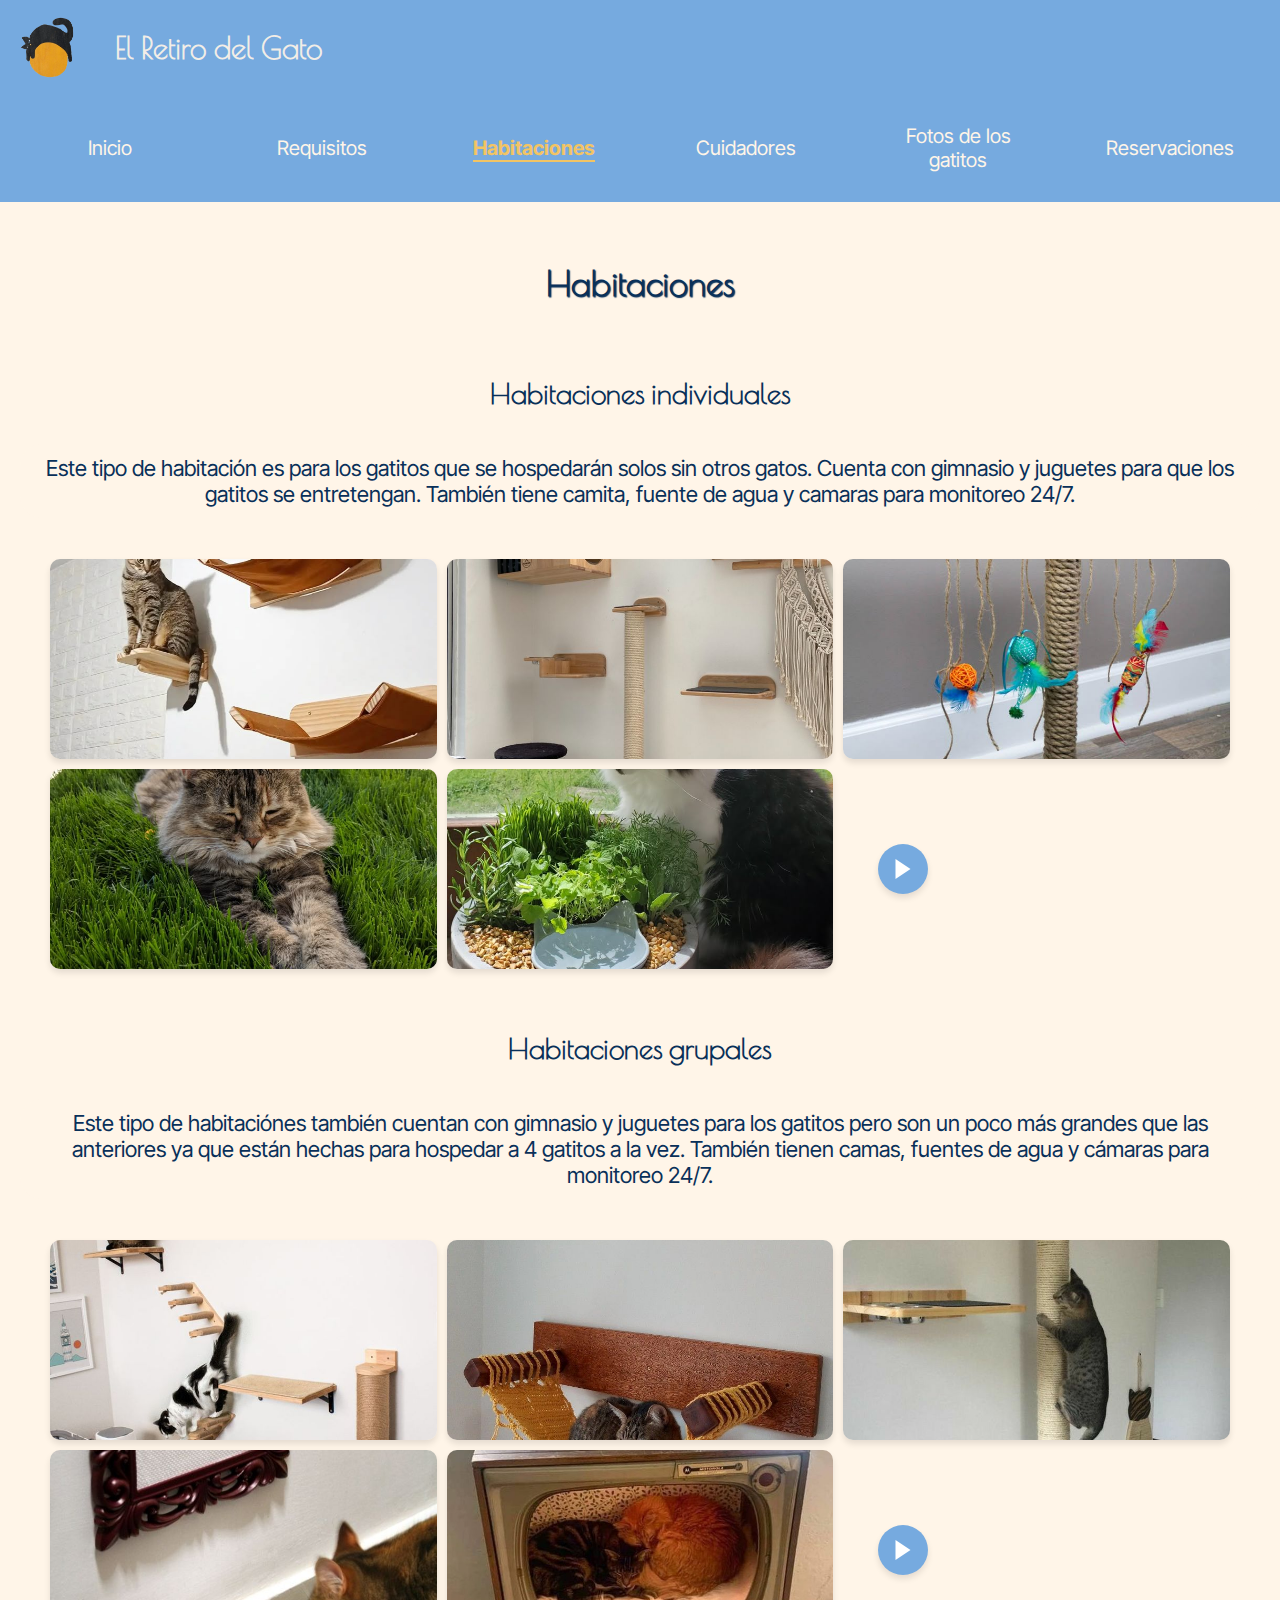
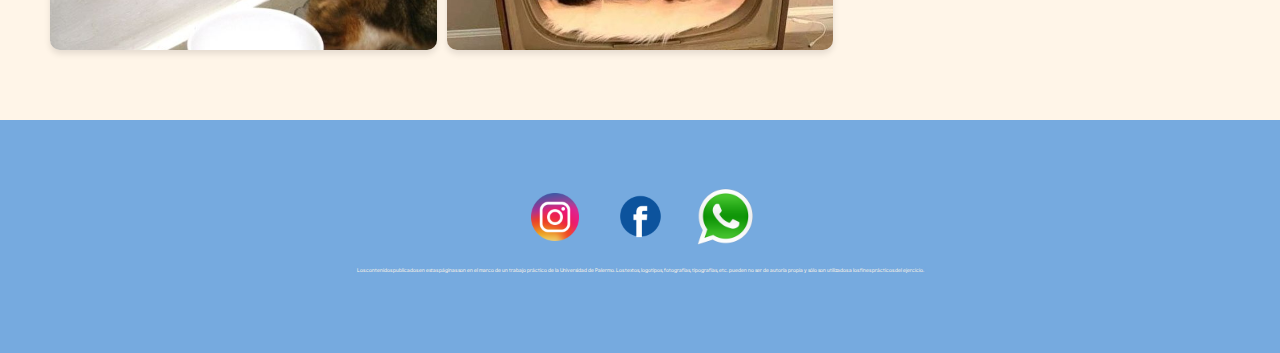
<file: el_retiro_del_gato/habitaciones.html>
<!DOCTYPE html>
<html lang="es">
    <head>
        <meta charset="UTF-8">
        <link href="css/estilos.css" rel="stylesheet">
        <meta name="viewport" content="width=device-width,initial-scale=1, shrink-to-fit=no"/>

    </head>
    <body>
        <header class="encabezado">
        <div class="logoytitulo">
            <img src="imagenes/logo.png" alt="Logo" class="logo">
            <h1 class="titulo">El Retiro del Gato</h1>
         
        </div>
            <input type="checkbox" id="menu-toggle">
            <label for="menu-toggle" class="menu-icon">
                ☰
            </label>
            <nav class="menu">
                <ul class="menu1">
                    <li><a href="index.html">Inicio</a></li>
                    <li><a href="requisitos.html">Requisitos</a></li>
                    <li><a href="habitaciones.html"class="active">Habitaciones</a></li>
                    <li><a href="cuidadores.html">Cuidadores</a></li>
                    <li><a href="fotos_de_los_gatitos.html">Fotos de los gatitos</a></li>
                    <li><a href="reservaciones.html">Reservaciones</a></li>
                </ul>
         </nav>
        </header>
        <main>
            <h2>Habitaciones</h2>
            <section>
                <h3>Habitaciones individuales</h3>
                <p>Este tipo de habitación es para los gatitos que se hospedarán solos sin otros gatos. Cuenta con gimnasio y juguetes para que los gatitos se entretengan. También tiene camita, fuente de agua y camaras para monitoreo 24/7.</p>
                <div class="imghabitacion"> 
                    <img src="imagenes/habitacion.jpg" alt="Habitaciones">
                    <img src="imagenes/habitacion1.jpg" alt="Habitaciones">
                    <img src="imagenes/habitacion1.2.jpg" alt="Habitaciones">
                    <img src="imagenes/habitacion1.3.jpg" alt="Habitaciones">
                    <img src="imagenes/habitacion1.4.jpg" alt="Habitaciones">
                    <button class="ver-mas"></button>
                </div>
            </section>
            <section>
                <h3>Habitaciones grupales</h3>
                <p>Este tipo de habitaciónes también cuentan con gimnasio y juguetes para los gatitos pero son un poco más grandes que las anteriores ya que están hechas para hospedar a 4 gatitos a la vez. También tienen camas, fuentes de agua y cámaras para monitoreo 24/7.</p>
                <div class="imghabitacion"> 
                    <img id="ha1" src="imagenes/habitacion2.jpg" alt="Habitaciones">
                    <img id="ha2" src="imagenes/habitacion2.2.jpg" alt="Habitaciones">
                    <img id="ha3" src="imagenes/habitacion2.3.jpg" alt="Habitaciones">
                    <img id="ha4" src="imagenes/habitacion2.4.jpg" alt="Habitaciones">
                    <img id="ha5" src="imagenes/habitacion2.5.jpg" alt="Habitaciones">
                    <button class="ver-mas"></button>
                </div>
            </section>
        </main>
        <footer>
            <div class="footerimg">
            <a href="http://www.instagram.com"></a> 
            <img src="imagenes/instagram-logo.webp" alt="logo de instagram">
            
            <a href="http://www.facebook.com"></a>
            <img src="imagenes/facebook-logo.webp" alt="logo de facebook">
            
            <a href="http://www.whatsapp.com"></a>
            <img src="imagenes/whatsapplogo.webp" alt="logo de whatsapp">
            <p>Los contenidos publicados en estas páginas son en el marco de un trabajo práctico de la Universidad de Palermo. Los textos, logotipos, fotografías, tipografías, etc. pueden no ser de autoría propia y sólo son utilizados a los fines prácticos del ejercicio.</p>
            </div>
        </footer>
    </body>
    </html>
</file>
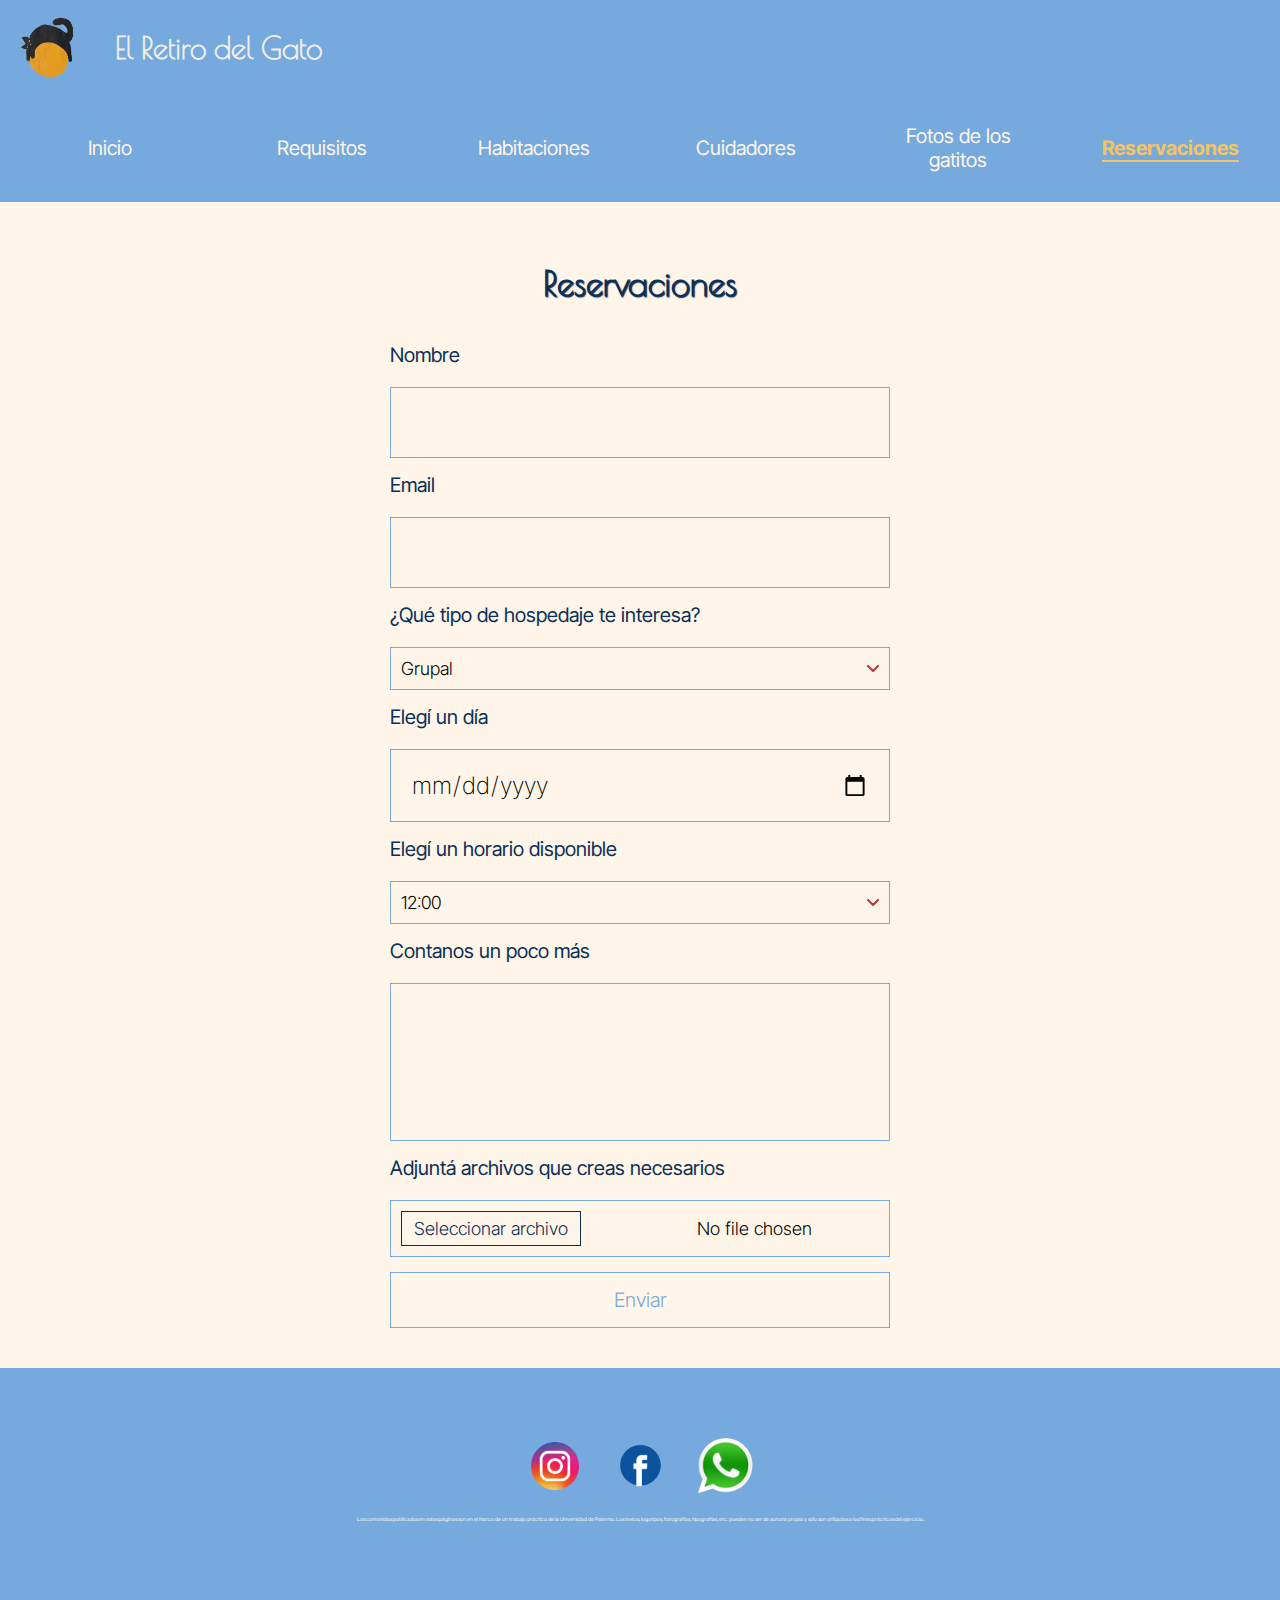
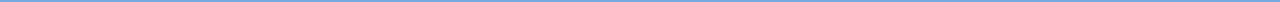
<file: el_retiro_del_gato/reservaciones.html>
<!DOCTYPE html>
<html lang="es">
    <head>
        <meta charset="UTF-8">
        <title>El Retiro del Gato</title>
        <link href="css/estilos.css" rel="stylesheet">
        <meta name="viewport" content="width=device-width,initial-scale=1, shrink-to-fit=no"/>
    </head>
    <body>
        <header class="encabezado">
        <div class="logoytitulo">
            <img src="imagenes/logo.png" alt="Logo" class="logo">
            <h1 class="titulo">El Retiro del Gato</h1>
        </div>
            
            <input type="checkbox" id="menu-toggle">
            <label for="menu-toggle" class="menu-icon">
                ☰
            </label>
            <nav class="menu">

                <ul class="menu1">
                    <li><a href="index.html">Inicio</a></li>
                    <li><a href="requisitos.html">Requisitos</a></li>
                    <li><a href="habitaciones.html">Habitaciones</a></li>
                    <li><a href="cuidadores.html">Cuidadores</a></li>
                    <li><a href="fotos_de_los_gatitos.html">Fotos de los gatitos</a></li>
                    <li><a href="reservaciones.html"class="active">Reservaciones</a></li>
                </ul>
            
         </nav>
        </header>
        <main>
            <h2>Reservaciones</h2>
            <form class="formulario">
                <label for="nombre">Nombre</label>
                <input type="text" id="nombre" name="nombre">
                <label for="email">Email</label>
                <input type="email" id="email" name="email">
                <label for="tipo">¿Qué tipo de hospedaje te interesa?</label>
                <select id="tipo" name="tipo">
                  <option value="residencial">Grupal</option>
                  <option value="comercial">Individual</option>
                </select>
              
                <label for="fecha">Elegí un día</label>
                <input type="date" id="fecha" name="fecha">
              
                <label for="hora">Elegí un horario disponible</label>
                <select id="hora" name="hora">
                  <option value="12">12:00</option>
                  <option value="13">13:00</option>
                  <option value="14">14:00</option>
                  <option value="15">15:00</option>
                </select>
                <label for="mensaje">Contanos un poco más</label>
                    <textarea id="mensaje" name="mensaje" rows="4"></textarea>
                  
                    <label for="archivo">Adjuntá archivos que creas necesarios</label>
                    <input type="file" id="archivo" name="archivo">
                    
                  
                    <button type="submit">Enviar</button>
                  </form>
                </main>
    </body>
    <footer>
        <div class="footerimg">
           
            <a href="http://www.instagram.com"></a> 
            <img src="imagenes/instagram-logo.webp" alt="logo de instagram">
            
            <a href="http://www.facebook.com"></a>
            <img src="imagenes/facebook-logo.webp" alt="logo de facebook">
            
            <a href="http://www.whatsapp.com"></a>
            <img src="imagenes/whatsapplogo.webp" alt="logo de whatsapp">
            <p>Los contenidos publicados en estas páginas son en el marco de un trabajo práctico de la Universidad de Palermo. Los textos, logotipos, fotografías, tipografías, etc. pueden no ser de autoría propia y sólo son utilizados a los fines prácticos del ejercicio.</p>
        </div>
        </footer>
    </html>
</file>
<file: css/estilos.css>
@import url('https://fonts.googleapis.com/css2?family=Inter+Tight:wght@100..900&family=Poiret+One&display=swap');



*{
    margin: 0;
    padding: 0;
    border: 0;
    box-sizing: border-box;
}
body{
    background-color:#FFF5E8 ;
    font-family: "Inter Tight", sans-serif;
   
}
footer{
    background-color: #76aadf;
    padding: 1.5em;
    display: flex;
    margin-top: 20px;
    justify-content: center;
    flex-direction: column; /* Alinea los elementos en columna */
    align-items: center; /* Centra los elementos horizontalmente */
    text-align: center; /* Centra el texto */
    gap: 15px; /* Espacio entre los elementos */
    padding: 20px; 
}
.footer img {
    width: 40px; /* Tamaño de las imágenes del footer */
    height: 40px;
    border-radius: 50%; /* Bordes redondeados */
    
}
footer img{
    width: 50px;
    height: 50px;
    border-radius: 50%;
}
footer p{
    text-align: center; /* Centra el texto */
    margin-bottom: 20px; /* Espacio inferior */
    font-size: 18px; /* Tamaño del texto */
    color: #FFF5E8; /* Color del texto */
    background-color: #76aadf;
    font-size: 5px;
}

img{
    max-width: 100%;
}
.imghabitacion{
    display: grid;
    grid-template-columns: repeat(3, 1fr);
    gap: 10px; 
    padding: 30px;
    width: 100%;
    height: auto;
    object-fit: cover;
    border-radius: 10px;
}
.imghabitacion img {
    width: 100%; /* Asegura que las imágenes ocupen todo el ancho del contenedor */
    height: 200px; /* Establece una altura fija para todas las imágenes */
    object-fit: cover; /* Ajusta las imágenes para que se adapten al contenedor */
    border-radius: 10px; /* Bordes redondeados */
    box-shadow: 0px 4px 6px rgba(0, 0, 0, 0.1); /* Sombra para dar profundidad */
}
.ver-mas {
    display: flex; /* Activa Flexbox para centrar el contenido */
    justify-content: center; /* Centra horizontalmente */
    align-items: center; /* Centra verticalmente */
    width: 50px; /* Ancho del botón */
    height: 50px; /* Alto del botón */
    background-color: #76aadf; /* Color de fondo */
    border: none; /* Sin bordes */
    border-radius: 50%; /* Hace el botón circular */
    cursor: pointer; /* Cambia el cursor al pasar sobre el botón */
    box-shadow: 0px 4px 6px rgba(0, 0, 0, 0.1); /* Sombra para dar profundidad */
    transition: background-color 0.3s ease; /* Animación para el hover */
    position: relative; /* Para posicionar elementos internos si es necesario */
    margin-top: 75px;
    margin-left: 35px;
}

.ver-mas::after {
    content: ""; /* Elemento vacío para la flecha */
    position: absolute; /* Posiciona la flecha dentro del botón */
    top: 50%; /* Centra verticalmente */
    left: 50%; /* Centra horizontalmente */
    width: 0; /* Sin ancho */
    height: 0; /* Sin alto */
    border-style: solid;
    border-width: 10px 0 10px 15px; /* Forma de flecha */
    border-color: transparent transparent transparent white; /* Color de la flecha */
    transform: translate(-50%, -50%); /* Ajusta la posición de la flecha */
}

.ver-mas:hover {
    background-color: #5a8bb5; /* Cambia el color de fondo al pasar el cursor */
}

.secciondestacados{
    text-align: center;
    padding: 30px;
    margin-top: 50px;
}
video {
    max-width: 100%; /* Asegura que el video no exceda el ancho del contenedor */
    height: auto; /* Mantiene la proporción del video */
    display: block; /* Asegura que el video se comporte como un bloque */
    margin: 0 auto; /* Centra el video horizontalmente */
}
.framefotos{
    display: flex;
    flex-wrap: wrap;
    gap: 1rem; 
    padding: 1rem;
    justify-content: center;
}
.fotosimg{
    width: 100%;
    height: auto;
    object-fit: cover;
    border-radius: 10px;
}
#logo{
    width: 25%;
}

header{
    background-color: #76aadf;
    padding: 1.5em;
}

ul, li{
    list-style: none;
}
.equipo{
    justify-content: center;
    gap: 20px;
    padding: 10px;
    margin: 10px;
}
a{
    text-decoration: none;
    color: #FFF5E8;
}

nav{
    margin-top: 1em;
}

li{ 
    margin-block: .75em;
    width: 10cm;
    padding: .75em;
    border-radius: 1em;

}
.menu1 li{
   
    background-color: #FFF5E8;
}
h1{
    color:#093059;
    font-size: 36px;
    text-align: left;
    margin-block: 1em;
}
h2 {
    color: #093059; 
    font-size: 28px;
    margin: 1em 0;
    padding: 0.2em;
    text-shadow: 1px 1px 1px #093059; /* Agrega sombra al texto */
}
h3 {
    color: #093059;
    font-size: 22px;
    margin: 1em 0;
    padding: 0.2em;
}
h4 {
    color: #093059;
    font-size: 18px;
    margin: 1em 0;
    padding: 0.2em;

}
.equipo h4 {
    color: #093059; /* Asegúrate de que el color sea visible */
    font-size: 16px; /* Ajusta el tamaño del texto */
    margin-top: 5px; /* Espacio entre el texto y la imagen */
    text-align:left; /* Centra el texto */
    font-family: "Inter Tight", sans-serif; /* Cambia la fuente si es necesario */
}
h1, h2, h3 {
    font-family: "Poiret One", sans-serif;
}
ol li{
    color: #093059;
    margin-block: .5em;
    padding: .5em;
    border-radius: 1em;
    font-size: 18px;
    font-family: "Inter Tight", sans-serif;
}
p{
    color: #093059;
    font-size: 18px;
    margin-block: .5em;
    padding: .5em;
    background-color: #FFF5E8e7; 
    border-radius: 1em;
    font-family: "Inter Tight", sans-serif;


}

.formulario {
    display: flex;
    flex-direction: column;
    width: 300px;
    margin: 0 auto;
    font-family: 'Inter Tight', sans-serif;
    font-weight: 400;
    gap: 15px;
  }
  
  .formulario label {
    font-size: 16px;
    color: #093059;
  }
  
  .formulario input,
  .formulario textarea {
    border: 1px solid #76aadf;
    border-radius: 0;
    padding: 10px;
    background-color: transparent;
    color: #000;
    font-family: 'Inter Tight', sans-serif;
    font-weight: 300;
    resize: none;
  }
  
  .formulario button {
    padding: 10px;
    border: 1px solid #76aadf;
    background-color: transparent;
    color: #76aadf;
    font-family: 'Inter Tight', sans-serif;
    font-weight: 300;
    cursor: pointer;
    transition: background-color 0.3s, color 0.3s;
  }
  
  .formulario button:hover {
    background-color: #76aadf;
    color: #093059;
  }
  .formulario input[type="file"] {
    border: none;
    padding: 0;
    color: #000;
    font-family: 'Inter Tight', sans-serif;
    font-weight: 300;
  }
  .formulario input[type="file"] {
    position: relative;
    padding: 10px;
    border: 1px solid #76aadf;
    border-radius: 0;
    background-color: transparent;
    color: #000;
    font-family: 'Inter Tight', sans-serif;
    font-weight: 300;
    cursor: pointer;
  }
  
  
  .formulario input[type="file"]::-webkit-file-upload-button {
    visibility: hidden;
  }
  
  .formulario input[type="file"]::before {
    content: 'Seleccionar archivo';
    display: inline-block;
    background: transparent;
    color: #093059;
    border: 1px solid #093059;
    padding: 6px 12px;
    font-family: 'Inter Tight', sans-serif;
    font-weight: 300;
    cursor: pointer;
    transition: background-color 0.3s, color 0.3s;
  }
  
  .formulario input[type="file"]:hover::before {
    background-color: #76aadf;
    color: #093059;
  }
  
  .formulario select {
      border: 1px solid #76aadf;
      border-radius: 0;
      padding: 10px;
      background-color: transparent;
      color: #000;
      font-family: 'Inter Tight', sans-serif;
      font-weight: 300;
      appearance: none;
      -webkit-appearance: none;
      -moz-appearance: none;
      background-image: url("data:image/svg+xml,%3Csvg width='12' height='8' viewBox='0 0 12 8' xmlns='http://www.w3.org/2000/svg'%3E%3Cpolyline points='1 1 6 6 11 1' stroke='%23bc3637' stroke-width='2' fill='none' stroke-linecap='round' stroke-linejoin='round'/%3E%3C/svg%3E");
      background-repeat: no-repeat;
      background-position: right 10px center;
      background-size: 12px;
    }

.encabezado {
    display: flex;
    flex-direction: column;
    align-items: flex-start;
    justify-content: space-between; 
    padding: 10px;
}
.logo {
    width: 75px; 
    height: auto;
}
  .titulo {
    margin: 0;
    font-size: 24px;
    color: #FFF5E8e7;
  
}
.logoytitulo {
    display: flex;
    align-items: center;
    gap: 10px; 
}
.menu-icon {
    cursor: pointer;
    font-size: 24px;
    background-color: #5c90c6;
    color: white;
    padding: 10px;
    border-radius: 5px;
    display: inline-block;
    position: absolute; 
  right: 20px; 
  top: 10px;
}
.menu {
    display: none;
    flex-direction: column;
    gap: 10px;
    width: 100%;
    padding: 10px;
  }
  
  
#menu-toggle:checked + .menu-icon + .menu {
    display: flex ;
    flex-direction: column;
    align-items: center;
}
#menu-toggle {
    display: none; /* Oculta el checkbox */
}
 
.menu ul {
    list-style-type: none;
    padding: 0;
    margin: 0;
    font-family: 'Inter Tight', sans-serif;
    font-weight: 500;
    display: flex;
    flex-direction: column;
    align-items: center;
}
  
.menu li {
    margin: 10px 0;
}
  
.menu a {
    text-decoration: none;
    color: #093059; 
    font-size: 18px;
    text-align: center;
}
.boton-cargar {
    display: inline-block;
    background-color: #76aadf;
    color: white;
    padding: 10px 20px;
    border-radius: 5px;
    cursor: pointer;
    text-align: center;
}

.boton-enviar {
    display: inline-block;
    background-color: #f2c464;
    color: white;
    padding: 10px 20px;
    border: none;
    border-radius: 10px;
    cursor: pointer;
    margin-top: 10px;
}

.boton-cargar:hover, .boton-enviar:hover {
    background-color: #5a8bb5;
}
.cuestionario {
    display: block;
    background-color: #f2c464;
    padding: 10px 20px;
    color: white;
    border-radius: 60px;
    cursor: pointer;
    text-align: center;
    width: auto;
    max-width: 300px;
    position: relative;
    margin: 2em auto; 
}

.botoncuestionario {
    color: #FFF5E8e7; 
}
.pregunta {
    color: #093059; 
    font-size: 18px;
    margin:1em auto;
    padding: 1em;
    background-color: #f2c464;
    border-radius: 20px;
    box-shadow: 0px 4px 6px rgba(0, 0, 0, 0.1); 
    max-width: 600px;
    width: 90%;
    font-family: "Inter Tight", sans-serif;
    text-align: center;
    display: flex;
    align-items: center; 
    justify-content: center;
    box-sizing: border-box; 
    position: relative;

}
.pregunta::after {
    content: ""; /* Elemento vacío para el triángulo */
    position: absolute; /* Posiciona el triángulo relativo al contenedor */
    bottom: -10px; /* Coloca el triángulo debajo del globo */
    left: 20px; /* Ajusta la posición horizontal del piquito */
    width: 0; /* Sin ancho */
    height: 0; /* Sin alto */
    border-style: solid;
    border-width: 10px 10px 0 10px; /* Triángulo apuntando hacia abajo */
    border-color: #f2c464 transparent transparent transparent; /* Color del triángulo */
}
.respuesta {
    color: #093059; 
    font-size: 18px;
    margin:1em auto;
    padding: 1em;
    background-color: white; 
    border-radius: 20px;
    font-family: "Inter Tight", sans-serif;
    position: relative;
    border-radius: 20px;
    box-shadow: 0px 4px 6px rgba(0, 0, 0, 0.1); 
    max-width: 600px;
    width: 90%;
    text-align: center;
    display: flex; /* Usa flexbox para centrar el contenido */
    align-items: center; /* Centra el texto verticalmente */
    justify-content: center;
    box-sizing: border-box; 
    overflow-wrap: break-word; /* Permite que el texto se ajuste al ancho del contenedor */
    word-wrap: break-word;
    word-break: break-word;
}
.servicios {
    display: grid; /* Activa el grid */
    grid-template-columns: repeat(1fr); /* Dos columnas de igual ancho */
    grid-auto-rows: 100px; 
    gap: 20px; /* Espacio entre las columnas y filas */
    padding: 20px; /* Espacio interno del contenedor */
    justify-items: stretch;
    
}

.servicio {

    background-size: cover;
    background-position: center;
    background-repeat: no-repeat;
    padding: 15px; /* Espacio interno */
    border-radius: 10px; /* Bordes redondeados */
    box-shadow: 0px 4px 6px rgba(0, 0, 0, 0.1); /* Sombra para dar profundidad */
    text-align: center; /* Centra el texto */
}
.servicio p {
    background-color: transparent; /* Elimina cualquier fondo opaco */
    color: #FFF5E8e7; /* Asegura que el texto sea visible sobre la imagen */
    font-size: 18px; /* Ajusta el tamaño del texto */
    font-weight: 500;
    text-shadow: #000 1px 1px 2px; /* Agrega sombra al texto para mejorar la legibilidad */
    margin: 0; /* Elimina márgenes adicionales */
    padding: 0; /* Elimina padding adicional */
    text-align: center;
    align-items: center; /* Centra el contenido verticalmente */
    justify-content: center; 
}
.servicio:nth-child(1) {
    background-image: url("../imagenes/fondoservicios.jpg"); /* Imagen de fondo para el primer servicio */
}
.servicio:nth-child(2) {
    background-image: url("../imagenes/fondoservicio2.jpg "); /* Imagen de fondo para el segundo servicio */
}

.servicio:nth-child(3) {
    background-image: url("../imagenes/fondoservicio3.jpg"); /* Imagen de fondo para el tercer servicio */
}

.servicio:nth-child(4) {
    background-image: url("../imagenes/fondoservicios4.jpg "); /* Imagen de fondo para el cuarto servicio */
}

.servicio:nth-child(5) {
    background-image: url("../imagenes/fondoservicio5.jpg"); /* Imagen de fondo para el quinto servicio */
}
.requisitos li {
    display: flex; /* Activa Flexbox para alinear la huella y el texto */
    align-items: center; /* Centra verticalmente la huella y el texto */
    gap: 10px; /* Espacio entre la huella y el texto */
    margin-bottom: 10px; /* Espacio entre los ítems de la lista */
    font-family: "Inter Tight", sans-serif; /* Fuente del texto */
    font-size: 18px; /* Tamaño del texto */
    color: #093059; /* Color del texto */
}

.item{
    width: 30px; /* Ajusta el tamaño de la huella */
    height: auto; /* Mantiene la proporción de la imagen */
}




@media screen and (min-width: 600px) {
    *{
        margin: 0;
        padding: 0;
        border: 0;
        box-sizing: border-box;
    }
    body{
       
        font-family: "Inter Tight", sans-serif; 
        font-size: larger;
       
    }
    main {
    display: flex; /* Activa Flexbox */
    flex-direction: column; /* Alinea los elementos en columna */
    align-items: center; /* Centra horizontalmente */
    justify-content: center; /* Centra verticalmente */
    min-height: calc(100vh - 100px); /* Asegura que el contenido ocupe toda la altura de la ventana */
    margin: 0; /* Elimina márgenes predeterminados */
    padding: 20px; /* Agrega espacio interno */
    box-sizing: border-box; 
    text-align: center;
    }
       
    img{
        max-width: 100%;
    }
   .logo{
    width: 100px;
    height: auto;
    }

    header{
    padding: 1.5em;
   }  

   ul, li{
    list-style: none;
   }
   h1{

    font-size: 40px;
    text-align: left;
    margin-block: 1em;
   }

.logo {
    width: 75px; 
    height: auto;
}
  .titulo {
    margin-left: 10px;
    font-size: 24px;
    flex-grow: 1; 
}

.secciondestacados{
    text-align: center;
    padding: 30px;
    margin-top: 50px;
}
.framefotos{
    display: flex;
    flex-wrap: wrap;
    gap: 1rem; 
    padding: 1rem;
    justify-content: center;
}
.fotosimg{
    width: 100%;
    height: auto;
    object-fit: cover;
    border-radius: 10px;
}
.equipo{
    display: grid;
    grid-template-columns:repeat(1,1fr);
    gap: 20px;
    justify-content: center;
    align-items: center;
    text-align: center;
    padding: 10px;
    margin: 10px;
}
.Jazmín div {
    display: flex; /* Activa Flexbox dentro de cada celda */
    flex-direction: column; /* Alinea los elementos en columna */
    align-items: center; /* Centra los elementos horizontalmente */
    gap: 10px; /* Espacio entre la imagen y el texto */
}
.equipo h4 {
    font-size: 16px; /* Ajusta el tamaño del texto */
    color: #093059; /* Color del texto */
    margin: 0; /* Elimina márgenes adicionales */
    text-align: center ; /* Centra el texto */
    font-family: "Inter Tight", sans-serif; /* Fuente */
}
a{
    text-decoration: none;
    color: #FFF5E8;
}

nav{
    margin-top: 1em;
}

li{ 
    margin-block: .75em;
    width: 10cm;
    padding: .75em;
    border-radius: 1em;

}
.menu1 li{
   
    background-color: #FFF5E8;
}
h1{
  
    font-size: 42px;
    text-align: left;
    margin-block: 1em;
}
h2 {
    
    font-size: 34px;
    margin: 1em 0;
    padding: 0.2em;
    
}
h3 {
    
    font-size: 28px;
    margin: 1em 0;
    padding: 0.2em;
}
h4 {
   
    font-size: 22px;
    margin: 1em 0;
    padding: 0.2em;

}

.equipo h4 {
    color: #093059; /* Asegúrate de que el color sea visible */
    font-size: 16px; /* Ajusta el tamaño del texto */
    margin-top: 5px; /* Espacio entre el texto y la imagen */
    text-align:center; /* Centra el texto */
    font-family: "Inter Tight", sans-serif; /* Cambia la fuente si es necesario */
}


ol li{
    
    margin-block: .5em;
    padding: .5em;
    border-radius: 1em;
    font-size: 22px;
    font-family: "Inter Tight", sans-serif;
}
p{
   
    font-size: 22px;
    margin-block: .5em;
    padding: .5em;
    background-color: #FFF5E8e7; 
    border-radius: 1em;
    font-family: "Inter Tight", sans-serif;


}
.logo {
    width: 75px; 
    height: auto;
}
  .titulo {
    margin-left: 10px;
    font-size: 30px;
    flex-grow: 1; 
  
}


.gatitodurmiendo{
    display: block;
    margin: 0 auto;
    max-width: 80%;
    height: auto;
  
}
.formulario label {
    font-size: 20px; /* Tamaño del texto */
    color: #093059; /* Color del texto */
    text-align: left; /* Alinea el texto hacia la izquierda */
    display: block; /* Asegura que la etiqueta ocupe toda la línea */
    margin-bottom: 5px; /* Agrega espacio entre la etiqueta y la caja */
}

.formulario input,
.formulario textarea {
    width: 100%; /* Ocupa todo el ancho disponible */
    max-width: 1000px; /* Define un ancho máximo para evitar que sea demasiado grande */
    font-size: 20px; /* Aumenta el tamaño del texto */
    padding: 12px; /* Ajusta el espacio interno */
    border: 1px solid #76aadf;
    border-radius: 0;
    background-color: transparent;
    color: #000;
    font-family: 'Inter Tight', sans-serif;
    font-weight: 200;
    resize: none; /* Evita que el usuario cambie el tamaño del textarea */
    box-sizing: border-box;
}

.formulario button {
    font-size: 20px; /* Aumenta el tamaño del texto del botón */
    padding: 15px 25px; /* Ajusta el espacio interno del botón */
}
.formulario {
    width: 500px;
    margin: 0 auto;
    gap: 15px;
  }
  .formulario input[type="file"] {
   font-size: 18px;

  }
  .formulario select {
    font-size: 18px; /* Aumenta el tamaño del texto del select */
  }
  .cuestionario {
    width: 100%; /* Aumenta el ancho del botón */
    max-width: 500px; /* Define un ancho máximo */
    padding: 15px 30px; /* Ajusta el espacio interno */
    font-size: 20px; /* Aumenta el tamaño del texto */
}
.requisitos li {
    font-size: 25px; /* Aumenta el tamaño del texto de los requisitos */
    margin-bottom: 15px; /* Espacio entre los ítems de la lista */
    text-align: justify;
}
.requisitos li:last-child {
    max-width: 800px; 
    margin: 0 auto; 
    width: 100%; 
}
.item {
    width: 40px; /* Ajusta el tamaño de la huella */
    height: auto; /* Mantiene la proporción de la imagen */
}
.pregunta, .respuesta {
    max-width: 90%; /* Aumenta el ancho máximo de los globos */
    margin: 1em auto; /* Centra los globos horizontalmente */
    padding: 1.5em; /* Más espacio interno */
    font-size: 20px; /* Texto más grande */
}
.framefotos1 ,.framefotos2{
    display: grid; /* Activa el diseño de cuadrícula */
    grid-template-columns: repeat(2, 1fr); 
    gap: 20px; /* Espacio entre las imágenes */
    justify-content: center; /* Centra el contenido horizontalmente */
    align-items: center; /* Centra el contenido verticalmente */
    padding: 20px; /* Espacio interno del contenedor */
}

.framefotos1 img , .framefotos2 img , video{
    width: 100%; /* Asegura que las imágenes ocupen todo el ancho de su contenedor */
    height: auto; /* Mantiene la proporción de las imágenes */
    object-fit: cover; /* Ajusta las imágenes para que se adapten al contenedor */
    border-radius: 10px; /* Bordes redondeados */
    box-shadow: 0px 4px 6px rgba(0, 0, 0, 0.1); /* Sombra para dar profundidad */
    height: 200px; /* Establece una altura fija para todas las imágenes */
    object-fit: cover; 
}
.framefotos1 img:nth-child(3) {
    grid-column: span 2; /* Hace que ocupe las dos columnas */
    justify-self: center; /* Centra el servicio horizontalmente */

}
}

@media screen and (min-width: 1024px) {
 
 

    .framefotos {
        display: grid; /* Cambia a diseño de cuadrícula */
        grid-template-columns: repeat(4, 1fr); /* 4 columnas para fotos */
        gap: 2rem; /* Espacio entre las fotos */
    }

    .fotosimg {
        width: 100%; /* Asegura que las imágenes ocupen todo el ancho de su contenedor */
        height: auto; /* Mantiene la proporción de las imágenes */
        border-radius: 10px; /* Bordes redondeados */
    }

    footer {
        width: 100vw; /* Asegura que el footer ocupe todo el ancho */
        padding: 3em; /* Espaciado interno */
        text-align: center; /* Centra el contenido */
        box-sizing: border-box; /* Incluye el padding en el ancho total */
    }

    footer img {
        width: 80px; /* Aumenta el tamaño de las imágenes del footer */
        height: 80px;
    }
    .servicios {
        display: grid; /* Activa el grid */
        grid-template-columns: repeat(2, 1fr); /* Dos columnas de igual ancho */
        grid-template-rows: auto auto auto; /* Tres filas automáticas */
        gap: 20px; /* Espacio entre las columnas y filas */
        padding: 20px; /* Espacio interno del contenedor */
        justify-content: center; /* Centra el contenido horizontalmente */
    }
    
    .servicio {
        background-color: #f2c464; /* Fondo para cada servicio */
        padding: 15px; /* Espacio interno */
        border-radius: 10px; /* Bordes redondeados */
        box-shadow: 0px 4px 6px rgba(0, 0, 0, 0.1); /* Sombra para dar profundidad */
        text-align: center; /* Centra el texto */
    }
    
    /* Para centrar el último servicio en la última fila */
    .servicio:nth-child(5) {
        grid-column: span 2; /* Hace que ocupe las dos columnas */
    }
    .formulario input,
    .formulario textarea {
        max-width: 1000px; /* Aumenta el ancho máximo para pantallas grandes */
        font-size: 24px; /* Aumenta el tamaño del texto */
        padding: 20px; /* Más espacio interno */
    }
  
    .servicios {
        display: grid; /* Activa el diseño de cuadrícula */
        grid-template-columns: repeat(2, 2fr); /* Crea 2 columnas de igual ancho */
        grid-auto-rows: 300px;
        gap: 10px; /* Espacio entre las columnas y filas */
        padding: 10px; /* Espacio interno del contenedor */
        justify-content: center; /* Centra el contenido horizontalmente */
     
    }
    
    .servicio {
       box-shadow: 0px 4px 6px rgba(0, 0, 0, 0.1); /* Sombra para dar profundidad */
        display: flex; /* Activa Flexbox */
        align-items: center; /* Centra el contenido verticalmente */
        justify-content: center; /* Centra el contenido horizontalmente */
        height: 100%; /* Asegura que el contenido ocupe toda la altura del rectángulo */
        color: #FFF5E8; /* Color del texto */
        font-size: 18px; /* Tamaño del texto */
        font-weight: 500; /* Peso del texto */
        text-shadow: 1px 1px 2px #000;
        height: 100%; 
        width: 100%;
    }
    
    /* Centra el último servicio en la última fila */
    .servicio:nth-child(5) {
        grid-column: span 2; /* Hace que ocupe las dos columnas */
        justify-self: center; /* Centra el servicio horizontalmente */

    }
    .pregunta, .respuesta {
        max-width: 1400px; /* Define un ancho máximo razonable */
        width: 100%; 
    padding: 1.5em; /* Espacio interno */
    margin: 1em auto ; /* Centra horizontalmente y agrega espacio vertical */
    font-size: 22px; /* Tamaño del texto */
    box-sizing: border-box; /* Incluye el padding en el ancho total */
    display: flex; /* Activa Flexbox */
    align-items: center; /* Centra el contenido verticalmente */
    justify-content: center; /* Centra el contenido horizontalmente */
    text-align: center; /* Centra el texto */
 
    }
    .equipo img {
        width: 230px; /* Ancho fijo para las imágenes */
        height: 230px; /* Alto fijo para las imágenes */
        object-fit: cover; /* Ajusta la imagen para que se adapte al contenedor */
        border-radius: 50%; /* Hace que las imágenes sean circulares */
        box-shadow: 0px 4px 6px rgba(0, 0, 0, 0.1); /* Agrega una sombra para profundidad */
    }

    .equipo {
        display: grid; /* Activa el diseño de cuadrícula */
        grid-template-columns: repeat(2, 1fr); /* Crea 3 columnas iguales */
        gap: 20px; /* Espacio entre las imágenes */
        justify-content: center; /* Centra el contenido horizontalmente */
        align-items: center; /* Centra el contenido verticalmente */
        padding: 20px; /* Espacio interno del contenedor */
    }
    .framefotos1 {
        display: grid; /* Activa el diseño de cuadrícula */
        grid-template-columns: repeat(auto-fit, minmax(150px, 1fr)); /* Crea columnas flexibles */
        gap: 20px; /* Espacio entre las imágenes */
        justify-content: center; /* Centra el contenido horizontalmente */
        align-items: center; /* Centra el contenido verticalmente */
        padding: 20px; /* Espacio interno del contenedor */
    }
    .framefotos1 img {
        width: 100%; /* Asegura que las imágenes ocupen todo el ancho del contenedor */
        height: 200px; /* Establece una altura fija para todas las imágenes */
        object-fit: cover; /* Ajusta las imágenes para que se adapten al contenedor sin distorsionarse */
        border-radius: 10px; /* Bordes redondeados */
        box-shadow: 0px 4px 6px rgba(0, 0, 0, 0.1); /* Sombra para dar profundidad */
    }
    .framefotos2 {
        display: grid; /* Activa el diseño de cuadrícula */
        grid-template-columns: repeat(3, 1fr); /* Define 3 columnas iguales */
        grid-template-rows: repeat(2, auto); /* Define 2 filas automáticas */
        gap: 20px; /* Espacio entre las imágenes */
        justify-content: center; /* Centra el contenido horizontalmente */
        align-items: center; /* Centra el contenido verticalmente */
        padding: 20px; /* Espacio interno del contenedor */
    }
    .framefotos2 img, .framefotos2 video {
        width: 100%; /* Asegura que las imágenes ocupen todo el ancho del contenedor */
        height: 200px; /* Establece una altura fija para todas las imágenes */
        object-fit: cover; /* Ajusta las imágenes para que se adapten al contenedor sin distorsionarse */
        border-radius: 10px; /* Bordes redondeados */
        box-shadow: 0px 4px 6px rgba(0, 0, 0, 0.1); /* Sombra para dar profundidad */
    }
    .contenedor-header {
        display: flex;
        align-items: center;
        justify-content: space-between;
      }
    
      .logoytitulo {
        display: flex;
        align-items: center;
        gap: 20px;
      }

}
</file>
<file: el_retiro_del_gato/css/estilos.css>
@import url('https://fonts.googleapis.com/css2?family=Inter+Tight:wght@100..900&family=Poiret+One&display=swap');



*{
    margin: 0;
    padding: 0;
    border: 0;
    box-sizing: border-box;
}
body{
    background-color:#FFF5E8 ;
    font-family: "Inter Tight", sans-serif;
   
}
footer{
    background-color: #76aadf;
    padding: 1.5em;
    display: flex;
    margin-top: 20px;
    justify-content: center;
    flex-direction: column; /* Alinea los elementos en columna */
    align-items: center; /* Centra los elementos horizontalmente */
    text-align: center; /* Centra el texto */
    gap: 15px; /* Espacio entre los elementos */
    padding: 20px; 
}
.footer img {
    width: 40px; /* Tamaño de las imágenes del footer */
    height: 40px;
    border-radius: 50%; /* Bordes redondeados */
    
}
footer img{
    width: 50px;
    height: 50px;
    border-radius: 50%;
}
footer p{
    text-align: center; /* Centra el texto */
    margin-bottom: 20px; /* Espacio inferior */
    font-size: 18px; /* Tamaño del texto */
    color: #FFF5E8; /* Color del texto */
    background-color: #76aadf;
    font-size: 5px;
}

img{
    max-width: 100%;
}
.imghabitacion{
    display: grid;
    grid-template-columns: repeat(3, 1fr);
    gap: 10px; 
    padding: 30px;
    width: 100%;
    height: auto;
    object-fit: cover;
    border-radius: 10px;
}
.imghabitacion img {
    width: 100%; /* Asegura que las imágenes ocupen todo el ancho del contenedor */
    height: 200px; /* Establece una altura fija para todas las imágenes */
    object-fit: cover; /* Ajusta las imágenes para que se adapten al contenedor */
    border-radius: 10px; /* Bordes redondeados */
    box-shadow: 0px 4px 6px rgba(0, 0, 0, 0.1); /* Sombra para dar profundidad */
}
.ver-mas {
    display: flex; /* Activa Flexbox para centrar el contenido */
    justify-content: center; /* Centra horizontalmente */
    align-items: center; /* Centra verticalmente */
    width: 50px; /* Ancho del botón */
    height: 50px; /* Alto del botón */
    background-color: #76aadf; /* Color de fondo */
    border: none; /* Sin bordes */
    border-radius: 50%; /* Hace el botón circular */
    cursor: pointer; /* Cambia el cursor al pasar sobre el botón */
    box-shadow: 0px 4px 6px rgba(0, 0, 0, 0.1); /* Sombra para dar profundidad */
    transition: background-color 0.3s ease; /* Animación para el hover */
    position: relative; /* Para posicionar elementos internos si es necesario */
    margin-top: 75px;
    margin-left: 35px;
}

.ver-mas::after {
    content: ""; /* Elemento vacío para la flecha */
    position: absolute; /* Posiciona la flecha dentro del botón */
    top: 50%; /* Centra verticalmente */
    left: 50%; /* Centra horizontalmente */
    width: 0; /* Sin ancho */
    height: 0; /* Sin alto */
    border-style: solid;
    border-width: 10px 0 10px 15px; /* Forma de flecha */
    border-color: transparent transparent transparent white; /* Color de la flecha */
    transform: translate(-50%, -50%); /* Ajusta la posición de la flecha */
}

.ver-mas:hover {
    background-color: #5a8bb5; /* Cambia el color de fondo al pasar el cursor */
}

.secciondestacados{
    text-align: center;
    padding: 30px;
    margin-top: 50px;
}
video {
    max-width: 100%; /* Asegura que el video no exceda el ancho del contenedor */
    height: auto; /* Mantiene la proporción del video */
    display: block; /* Asegura que el video se comporte como un bloque */
    margin: 0 auto; /* Centra el video horizontalmente */
}
.framefotos{
    display: flex;
    flex-wrap: wrap;
    gap: 1rem; 
    padding: 1rem;
    justify-content: center;
}
.fotosimg{
    width: 100%;
    height: auto;
    object-fit: cover;
    border-radius: 10px;
}
#logo{
    width: 25%;
}

header{
    background-color: #76aadf;
    padding: 1.5em;
}

ul, li{
    list-style: none;
}
.equipo{
    justify-content: center;
    gap: 20px;
    padding: 10px;
    margin: 10px;
}
a{
    text-decoration: none;
    color: #FFF5E8;
}

nav{
    margin-top: 1em;
}

li{ 
    margin-block: .75em;
    width: 10cm;
    padding: .75em;
    border-radius: 1em;

}
.menu1 li{
   
    background-color: #FFF5E8;
}
h1{
    color:#093059;
    font-size: 36px;
    text-align: left;
    margin-block: 1em;
}
h2 {
    color: #093059; 
    font-size: 28px;
    margin: 1em 0;
    padding: 0.2em;
    text-shadow: 1px 1px 1px #093059; /* Agrega sombra al texto */
}
h3 {
    color: #093059;
    font-size: 22px;
    margin: 1em 0;
    padding: 0.2em;
}
h4 {
    color: #093059;
    font-size: 18px;
    margin: 1em 0;
    padding: 0.2em;

}
.equipo h4 {
    color: #093059; /* Asegúrate de que el color sea visible */
    font-size: 16px; /* Ajusta el tamaño del texto */
    margin-top: 5px; /* Espacio entre el texto y la imagen */
    text-align:left; /* Centra el texto */
    font-family: "Inter Tight", sans-serif; /* Cambia la fuente si es necesario */
}
h1, h2, h3 {
    font-family: "Poiret One", sans-serif;
}
ol li{
    color: #093059;
    margin-block: .5em;
    padding: .5em;
    border-radius: 1em;
    font-size: 18px;
    font-family: "Inter Tight", sans-serif;
}
p{
    color: #093059;
    font-size: 18px;
    margin-block: .5em;
    padding: .5em;
    background-color: #FFF5E8e7; 
    border-radius: 1em;
    font-family: "Inter Tight", sans-serif;


}

.formulario {
    display: flex;
    flex-direction: column;
    width: 300px;
    margin: 0 auto;
    font-family: 'Inter Tight', sans-serif;
    font-weight: 400;
    gap: 15px;
  }
  
  .formulario label {
    font-size: 16px;
    color: #093059;
  }
  
  .formulario input,
  .formulario textarea {
    border: 1px solid #76aadf;
    border-radius: 0;
    padding: 10px;
    background-color: transparent;
    color: #000;
    font-family: 'Inter Tight', sans-serif;
    font-weight: 300;
    resize: none;
  }
  
  .formulario button {
    padding: 10px;
    border: 1px solid #76aadf;
    background-color: transparent;
    color: #76aadf;
    font-family: 'Inter Tight', sans-serif;
    font-weight: 300;
    cursor: pointer;
    transition: background-color 0.3s, color 0.3s;
  }
  
  .formulario button:hover {
    background-color: #76aadf;
    color: #093059;
  }
  .formulario input[type="file"] {
    border: none;
    padding: 0;
    color: #000;
    font-family: 'Inter Tight', sans-serif;
    font-weight: 300;
  }
  .formulario input[type="file"] {
    position: relative;
    padding: 10px;
    border: 1px solid #76aadf;
    border-radius: 0;
    background-color: transparent;
    color: #000;
    font-family: 'Inter Tight', sans-serif;
    font-weight: 300;
    cursor: pointer;
  }
  
  
  .formulario input[type="file"]::-webkit-file-upload-button {
    visibility: hidden;
  }
  
  .formulario input[type="file"]::before {
    content: 'Seleccionar archivo';
    display: inline-block;
    background: transparent;
    color: #093059;
    border: 1px solid #093059;
    padding: 6px 12px;
    font-family: 'Inter Tight', sans-serif;
    font-weight: 300;
    cursor: pointer;
    transition: background-color 0.3s, color 0.3s;
  }
  
  .formulario input[type="file"]:hover::before {
    background-color: #76aadf;
    color: #093059;
  }
  
  .formulario select {
      border: 1px solid #76aadf;
      border-radius: 0;
      padding: 10px;
      background-color: transparent;
      color: #000;
      font-family: 'Inter Tight', sans-serif;
      font-weight: 300;
      appearance: none;
      -webkit-appearance: none;
      -moz-appearance: none;
      background-image: url("data:image/svg+xml,%3Csvg width='12' height='8' viewBox='0 0 12 8' xmlns='http://www.w3.org/2000/svg'%3E%3Cpolyline points='1 1 6 6 11 1' stroke='%23bc3637' stroke-width='2' fill='none' stroke-linecap='round' stroke-linejoin='round'/%3E%3C/svg%3E");
      background-repeat: no-repeat;
      background-position: right 10px center;
      background-size: 12px;
    }

.encabezado {
    display: flex;
    flex-direction: column;
    align-items: flex-start;
    justify-content: space-between; 
    padding: 10px;
}
.logo {
    width: 75px; 
    height: auto;
}
  .titulo {
    margin: 0;
    font-size: 24px;
    color: #FFF5E8e7;
  
}
.logoytitulo {
    display: flex;
    align-items: center;
    gap: 10px; 
}
.menu-icon {
    cursor: pointer;
    font-size: 24px;
    background-color: #5c90c6;
    color: white;
    padding: 10px;
    border-radius: 5px;
    display: inline-block;
    position: absolute; 
  right: 20px; 
  top: 10px;
}
.menu {
    display: none;
    flex-direction: column;
    gap: 10px;
    width: 100%;
    padding: 10px;
  }
  
  
#menu-toggle:checked + .menu-icon + .menu {
    display: flex ;
    flex-direction: column;
    align-items: center;
}
#menu-toggle {
    display: none; /* Oculta el checkbox */
}
 
.menu ul {
    list-style-type: none;
    padding: 0;
    margin: 0;
    font-family: 'Inter Tight', sans-serif;
    font-weight: 500;
    display: flex;
    flex-direction: column;
    align-items: center;
}
  
.menu li {
    margin: 10px 0;
}
  
.menu a {
    text-decoration: none;
    color: #093059; 
    font-size: 18px;
    text-align: center;
}
.menu1 a.active {
    color: #f2c464; /* Color destacado para la página activa */
    font-weight: 700; /* Hace el texto más grueso */
    border-bottom: 2px solid #f2c464; /* Agrega una línea debajo del texto */
}
.boton-cargar {
    display: inline-block;
    background-color: #76aadf;
    color: white;
    padding: 10px 20px;
    border-radius: 5px;
    cursor: pointer;
    text-align: center;
}

.boton-enviar {
    display: inline-block;
    background-color: #f2c464;
    color: white;
    padding: 10px 20px;
    border: none;
    border-radius: 10px;
    cursor: pointer;
    margin-top: 10px;
}

.boton-cargar:hover, .boton-enviar:hover {
    background-color: #5a8bb5;
}
.cuestionario {
    display: block;
    background-color: #f2c464;
    padding: 10px 20px;
    color: white;
    border-radius: 60px;
    cursor: pointer;
    text-align: center;
    width: auto;
    max-width: 300px;
    position: relative;
    margin: 2em auto; 
}

.botoncuestionario {
    color: #FFF5E8e7; 
}
.pregunta {
    color: #093059; 
    font-size: 18px;
    margin:1em auto;
    padding: 1em;
    background-color: #f2c464;
    border-radius: 20px;
    box-shadow: 0px 4px 6px rgba(0, 0, 0, 0.1); 
    max-width: 600px;
    width: 90%;
    font-family: "Inter Tight", sans-serif;
    text-align: center;
    display: flex;
    align-items: center; 
    justify-content: center;
    box-sizing: border-box; 
    position: relative;

}
.pregunta::after {
    content: ""; /* Elemento vacío para el triángulo */
    position: absolute; /* Posiciona el triángulo relativo al contenedor */
    bottom: -10px; /* Coloca el triángulo debajo del globo */
    left: 20px; /* Ajusta la posición horizontal del piquito */
    width: 0; /* Sin ancho */
    height: 0; /* Sin alto */
    border-style: solid;
    border-width: 10px 10px 0 10px; /* Triángulo apuntando hacia abajo */
    border-color: #f2c464 transparent transparent transparent; /* Color del triángulo */
}
.respuesta {
    color: #093059; 
    font-size: 18px;
    margin:1em auto;
    padding: 1em;
    background-color: white; 
    border-radius: 20px;
    font-family: "Inter Tight", sans-serif;
    position: relative;
    border-radius: 20px;
    box-shadow: 0px 4px 6px rgba(0, 0, 0, 0.1); 
    max-width: 600px;
    width: 90%;
    text-align: center;
    display: flex; /* Usa flexbox para centrar el contenido */
    align-items: center; /* Centra el texto verticalmente */
    justify-content: center;
    box-sizing: border-box; 
    overflow-wrap: break-word; /* Permite que el texto se ajuste al ancho del contenedor */
    word-wrap: break-word;
    word-break: break-word;
}
.servicios {
    display: grid; /* Activa el grid */
    grid-template-columns: repeat(1fr); /* Dos columnas de igual ancho */
    grid-auto-rows: 100px; 
    gap: 20px; /* Espacio entre las columnas y filas */
    padding: 20px; /* Espacio interno del contenedor */
    justify-items: stretch;
    
}

.servicio {

    background-size: cover;
    background-position: center;
    background-repeat: no-repeat;
    padding: 15px; /* Espacio interno */
    border-radius: 10px; /* Bordes redondeados */
    box-shadow: 0px 4px 6px rgba(0, 0, 0, 0.1); /* Sombra para dar profundidad */
    text-align: center; /* Centra el texto */
}
.servicio p {
    background-color: transparent; /* Elimina cualquier fondo opaco */
    color: #FFF5E8e7; /* Asegura que el texto sea visible sobre la imagen */
    font-size: 18px; /* Ajusta el tamaño del texto */
    font-weight: 500;
    text-shadow: #000 1px 1px 2px; /* Agrega sombra al texto para mejorar la legibilidad */
    margin: 0; /* Elimina márgenes adicionales */
    padding: 0; /* Elimina padding adicional */
    text-align: center;
    align-items: center; /* Centra el contenido verticalmente */
    justify-content: center; 
}
.servicio:nth-child(1) {
    background-image: url("../imagenes/fondoservicios.jpg"); /* Imagen de fondo para el primer servicio */
}
.servicio:nth-child(2) {
    background-image: url("../imagenes/fondoservicio2.jpg "); /* Imagen de fondo para el segundo servicio */
}

.servicio:nth-child(3) {
    background-image: url("../imagenes/fondoservicio3.jpg"); /* Imagen de fondo para el tercer servicio */
}

.servicio:nth-child(4) {
    background-image: url("../imagenes/fondoservicios4.jpg "); /* Imagen de fondo para el cuarto servicio */
}

.servicio:nth-child(5) {
    background-image: url("../imagenes/fondoservicio5.jpg"); /* Imagen de fondo para el quinto servicio */
}
.requisitos li {
    display: flex; /* Activa Flexbox para alinear la huella y el texto */
    align-items: center; /* Centra verticalmente la huella y el texto */
    gap: 10px; /* Espacio entre la huella y el texto */
    margin-bottom: 10px; /* Espacio entre los ítems de la lista */
    font-family: "Inter Tight", sans-serif; /* Fuente del texto */
    font-size: 18px; /* Tamaño del texto */
    color: #093059; /* Color del texto */
}

.item{
    width: 30px; /* Ajusta el tamaño de la huella */
    height: auto; /* Mantiene la proporción de la imagen */
}




@media screen and (min-width: 600px) {
    *{
        margin: 0;
        padding: 0;
        border: 0;
        box-sizing: border-box;
    }
    body{
       
        font-family: "Inter Tight", sans-serif; 
        font-size: larger;
       
    }
    main {
    display: flex; /* Activa Flexbox */
    flex-direction: column; /* Alinea los elementos en columna */
    align-items: center; /* Centra horizontalmente */
    justify-content: center; /* Centra verticalmente */
    min-height: calc(100vh - 100px); /* Asegura que el contenido ocupe toda la altura de la ventana */
    margin: 0; /* Elimina márgenes predeterminados */
    padding: 20px; /* Agrega espacio interno */
    box-sizing: border-box; 
    text-align: center;
    }
       
    img{
        max-width: 100%;
    }
   .logo{
    width: 100px;
    height: auto;
    }

    header{
    padding: 1.5em;
   }  

   ul, li{
    list-style: none;
   }
   h1{

    font-size: 40px;
    text-align: left;
    margin-block: 1em;
   }

.logo {
    width: 75px; 
    height: auto;
}
  .titulo {
    margin-left: 10px;
    font-size: 24px;
    flex-grow: 1; 
}

.secciondestacados{
    text-align: center;
    padding: 30px;
    margin-top: 50px;
}
.framefotos{
    display: flex;
    flex-wrap: wrap;
    gap: 1rem; 
    padding: 1rem;
    justify-content: center;
}
.fotosimg{
    width: 100%;
    height: auto;
    object-fit: cover;
    border-radius: 10px;
}
.equipo{
    display: grid;
    grid-template-columns:repeat(1,1fr);
    gap: 20px;
    justify-content: center;
    align-items: center;
    text-align: center;
    padding: 10px;
    margin: 10px;
}
.Jazmín div {
    display: flex; /* Activa Flexbox dentro de cada celda */
    flex-direction: column; /* Alinea los elementos en columna */
    align-items: center; /* Centra los elementos horizontalmente */
    gap: 10px; /* Espacio entre la imagen y el texto */
}
.equipo h4 {
    font-size: 16px; /* Ajusta el tamaño del texto */
    color: #093059; /* Color del texto */
    margin: 0; /* Elimina márgenes adicionales */
    text-align: center ; /* Centra el texto */
    font-family: "Inter Tight", sans-serif; /* Fuente */
}
a{
    text-decoration: none;
    color: #FFF5E8;
}

nav{
    margin-top: 1em;
}

li{ 
    margin-block: .75em;
    width: 10cm;
    padding: .75em;
    border-radius: 1em;

}
.menu1 li{
   
    background-color: #FFF5E8;
}
h1{
  
    font-size: 42px;
    text-align: left;
    margin-block: 1em;
}
h2 {
    
    font-size: 34px;
    margin: 1em 0;
    padding: 0.2em;
    
}
h3 {
    
    font-size: 28px;
    margin: 1em 0;
    padding: 0.2em;
}
h4 {
   
    font-size: 22px;
    margin: 1em 0;
    padding: 0.2em;

}

.equipo h4 {
    color: #093059; /* Asegúrate de que el color sea visible */
    font-size: 16px; /* Ajusta el tamaño del texto */
    margin-top: 5px; /* Espacio entre el texto y la imagen */
    text-align:center; /* Centra el texto */
    font-family: "Inter Tight", sans-serif; /* Cambia la fuente si es necesario */
}


ol li{
    
    margin-block: .5em;
    padding: .5em;
    border-radius: 1em;
    font-size: 22px;
    font-family: "Inter Tight", sans-serif;
}
p{
   
    font-size: 22px;
    margin-block: .5em;
    padding: .5em;
    background-color: #FFF5E8e7; 
    border-radius: 1em;
    font-family: "Inter Tight", sans-serif;


}
.logo {
    width: 75px; 
    height: auto;
}
  .titulo {
    margin-left: 10px;
    font-size: 30px;
    flex-grow: 1; 
  
}


.gatitodurmiendo{
    display: block;
    margin: 0 auto;
    max-width: 80%;
    height: auto;
  
}
.formulario label {
    font-size: 20px; /* Tamaño del texto */
    color: #093059; /* Color del texto */
    text-align: left; /* Alinea el texto hacia la izquierda */
    display: block; /* Asegura que la etiqueta ocupe toda la línea */
    margin-bottom: 5px; /* Agrega espacio entre la etiqueta y la caja */
}

.formulario input,
.formulario textarea {
    width: 100%; /* Ocupa todo el ancho disponible */
    max-width: 1000px; /* Define un ancho máximo para evitar que sea demasiado grande */
    font-size: 20px; /* Aumenta el tamaño del texto */
    padding: 12px; /* Ajusta el espacio interno */
    border: 1px solid #76aadf;
    border-radius: 0;
    background-color: transparent;
    color: #000;
    font-family: 'Inter Tight', sans-serif;
    font-weight: 200;
    resize: none; /* Evita que el usuario cambie el tamaño del textarea */
    box-sizing: border-box;
}

.formulario button {
    font-size: 20px; /* Aumenta el tamaño del texto del botón */
    padding: 15px 25px; /* Ajusta el espacio interno del botón */
}
.formulario {
    width: 500px;
    margin: 0 auto;
    gap: 15px;
  }
  .formulario input[type="file"] {
   font-size: 18px;

  }
  .formulario select {
    font-size: 18px; /* Aumenta el tamaño del texto del select */
  }
  .cuestionario {
    width: 100%; /* Aumenta el ancho del botón */
    max-width: 500px; /* Define un ancho máximo */
    padding: 15px 30px; /* Ajusta el espacio interno */
    font-size: 20px; /* Aumenta el tamaño del texto */
}
.requisitos li {
    font-size: 25px; /* Aumenta el tamaño del texto de los requisitos */
    margin-bottom: 15px; /* Espacio entre los ítems de la lista */
    text-align: justify;
}
.requisitos li:last-child {
    max-width: 800px; 
    margin: 0 auto; 
    width: 100%; 
}
.item {
    width: 40px; /* Ajusta el tamaño de la huella */
    height: auto; /* Mantiene la proporción de la imagen */
}

.framefotos1 ,.framefotos2{
    display: grid; /* Activa el diseño de cuadrícula */
    grid-template-columns: repeat(2, 1fr); 
    gap: 20px; /* Espacio entre las imágenes */
    justify-content: center; /* Centra el contenido horizontalmente */
    align-items: center; /* Centra el contenido verticalmente */
    padding: 20px; /* Espacio interno del contenedor */
}

.framefotos1 img , .framefotos2 img , video{
    width: 100%; /* Asegura que las imágenes ocupen todo el ancho de su contenedor */
    height: auto; /* Mantiene la proporción de las imágenes */
    object-fit: cover; /* Ajusta las imágenes para que se adapten al contenedor */
    border-radius: 10px; /* Bordes redondeados */
    box-shadow: 0px 4px 6px rgba(0, 0, 0, 0.1); /* Sombra para dar profundidad */
    height: 200px; /* Establece una altura fija para todas las imágenes */
    object-fit: cover; 
}
.framefotos1 img:nth-child(3) {
    grid-column: span 2; /* Hace que ocupe las dos columnas */
    justify-self: center; /* Centra el servicio horizontalmente */

}
.servicios {
    display: grid; /* Activa el diseño de cuadrícula */
    grid-template-columns: repeat(2, 2fr); /* Crea 2 columnas de igual ancho */
    grid-template-rows: repeat(3, 200px); /* Crea 3 filas automáticas */
    gap: 10px; /* Espacio entre las columnas y filas */
    padding: 10px; /* Espacio interno del contenedor */
    justify-content: center; /* Centra el contenido horizontalmente */
 
}

.servicio {
   box-shadow: 0px 4px 6px rgba(0, 0, 0, 0.1); /* Sombra para dar profundidad */
    display: flex; /* Activa Flexbox */
    align-items: center; /* Centra el contenido verticalmente */
    justify-content: center; /* Centra el contenido horizontalmente */
    height: 100%; /* Asegura que el contenido ocupe toda la altura del rectángulo */
    color: #FFF5E8; /* Color del texto */
    font-size: 18px; /* Tamaño del texto */
    font-weight: 500; /* Peso del texto */
    text-shadow: 1px 1px 2px #000;
    height: 100%; 
    width: 100%;
}

/* Centra el último servicio en la última fila */
.servicio:nth-child(5) {
  
    justify-self: center; /* Centra el servicio horizontalmente */

}
}

@media screen and (min-width: 1024px) {
 
   
 .menu-icon {
    display: none;
    }
.menu {
       display: block;
    }
.menu ul {
    flex-direction: row; /* Cambia la dirección a fila */
    justify-content: space-between;
    gap: 0.5em;
}
.menu li {
    width: 180px;
    text-align: center;
    background-color: transparent;
    margin-top: 0%;
    margin: 0%;
    padding: 0.5em;
}
.menu1 a {
    color: #FFF5E8; 
    font-size: 20px; 
    font-weight: 400;
    transition: color 0.3s ease;
}
.menu1 a:hover {
    color: #f2c464; 
}
.framefotos {
        display: grid; /* Cambia a diseño de cuadrícula */
        grid-template-columns: repeat(4, 1fr); /* 4 columnas para fotos */
        gap: 2rem; /* Espacio entre las fotos */
    }

.fotosimg {
        width: 100%; /* Asegura que las imágenes ocupen todo el ancho de su contenedor */
        height: auto; /* Mantiene la proporción de las imágenes */
        border-radius: 10px; /* Bordes redondeados */
    }

footer {
        width: 100vw; /* Asegura que el footer ocupe todo el ancho */
        padding: 3em; /* Espaciado interno */
        text-align: center; /* Centra el contenido */
        box-sizing: border-box; /* Incluye el padding en el ancho total */
    }

footer img {
        width: 80px; /* Aumenta el tamaño de las imágenes del footer */
        height: 80px;
    }
    
   
.formulario input,
.formulario textarea {
        max-width: 1000px; /* Aumenta el ancho máximo para pantallas grandes */
        font-size: 24px; /* Aumenta el tamaño del texto */
        padding: 20px; /* Más espacio interno */
    }
  

.faq{
        display: grid; /* Cambia a diseño de cuadrícula */
        grid-template-columns: repeat(3, 1fr);
        grid-template-rows: auto auto; /* 2 filas automáticas */
        
    }
.preguntasyrespuestas {
    
        max-width: 800px; /* Limita el ancho máximo */
        margin: 0 auto; /* Centra el contenedor */
        
    }

.equipo img {
        width: 230px; /* Ancho fijo para las imágenes */
        height: 230px; /* Alto fijo para las imágenes */
        object-fit: cover; /* Ajusta la imagen para que se adapte al contenedor */
        border-radius: 50%; /* Hace que las imágenes sean circulares */
        box-shadow: 0px 4px 6px rgba(0, 0, 0, 0.1); /* Agrega una sombra para profundidad */
    }

.equipo {
        display: grid; /* Activa el diseño de cuadrícula */
        grid-template-columns: repeat(2, 1fr); /* Crea 3 columnas iguales */
        gap: 20px; /* Espacio entre las imágenes */
        justify-content: center; /* Centra el contenido horizontalmente */
        align-items: center; /* Centra el contenido verticalmente */
        padding: 20px; /* Espacio interno del contenedor */
    }
    .framefotos1 {
        display: grid; /* Activa el diseño de cuadrícula */
        grid-template-columns: repeat(auto-fit, minmax(150px, 1fr)); /* Crea columnas flexibles */
        gap: 20px; /* Espacio entre las imágenes */
        justify-content: center; /* Centra el contenido horizontalmente */
        align-items: center; /* Centra el contenido verticalmente */
        padding: 20px; /* Espacio interno del contenedor */
    }
    .framefotos1 img {
        width: 100%; /* Asegura que las imágenes ocupen todo el ancho del contenedor */
        height: 200px; /* Establece una altura fija para todas las imágenes */
        object-fit: cover; /* Ajusta las imágenes para que se adapten al contenedor sin distorsionarse */
        border-radius: 10px; /* Bordes redondeados */
        box-shadow: 0px 4px 6px rgba(0, 0, 0, 0.1); /* Sombra para dar profundidad */
    }
    .framefotos2 {
        display: grid; /* Activa el diseño de cuadrícula */
        grid-template-columns: repeat(3, 1fr); /* Define 3 columnas iguales */
        grid-template-rows: repeat(2, auto); /* Define 2 filas automáticas */
        gap: 20px; /* Espacio entre las imágenes */
        justify-content: center; /* Centra el contenido horizontalmente */
        align-items: center; /* Centra el contenido verticalmente */
        padding: 20px; /* Espacio interno del contenedor */
    }
    .framefotos2 img, .framefotos2 video {
        width: 100%; /* Asegura que las imágenes ocupen todo el ancho del contenedor */
        height: 200px; /* Establece una altura fija para todas las imágenes */
        object-fit: cover; /* Ajusta las imágenes para que se adapten al contenedor sin distorsionarse */
        border-radius: 10px; /* Bordes redondeados */
        box-shadow: 0px 4px 6px rgba(0, 0, 0, 0.1); /* Sombra para dar profundidad */
    }
    .contenedor-header {
        display: flex;
        align-items: center;
        justify-content: space-between;
      }
    
      .logoytitulo {
        display: flex;
        align-items: center;
        gap: 20px;
      }
      
    .servicios {
        display: grid; /* Activa el diseño de cuadrícula */
        grid-template-columns: repeat(5, 1fr);
        grid-template-rows: 300px; /* Crea 2 filas automáticas */
        gap: 10px; /* Espacio entre las columnas y filas */
        padding: 10px; /* Espacio interno del contenedor */
        justify-content: center; /* Centra el contenido horizontalmente */
     
    }
    .servicio:nth-child(5) {
   
        justify-self: center; /* Centra el servicio horizontalmente */
    
    }

}
</file>
